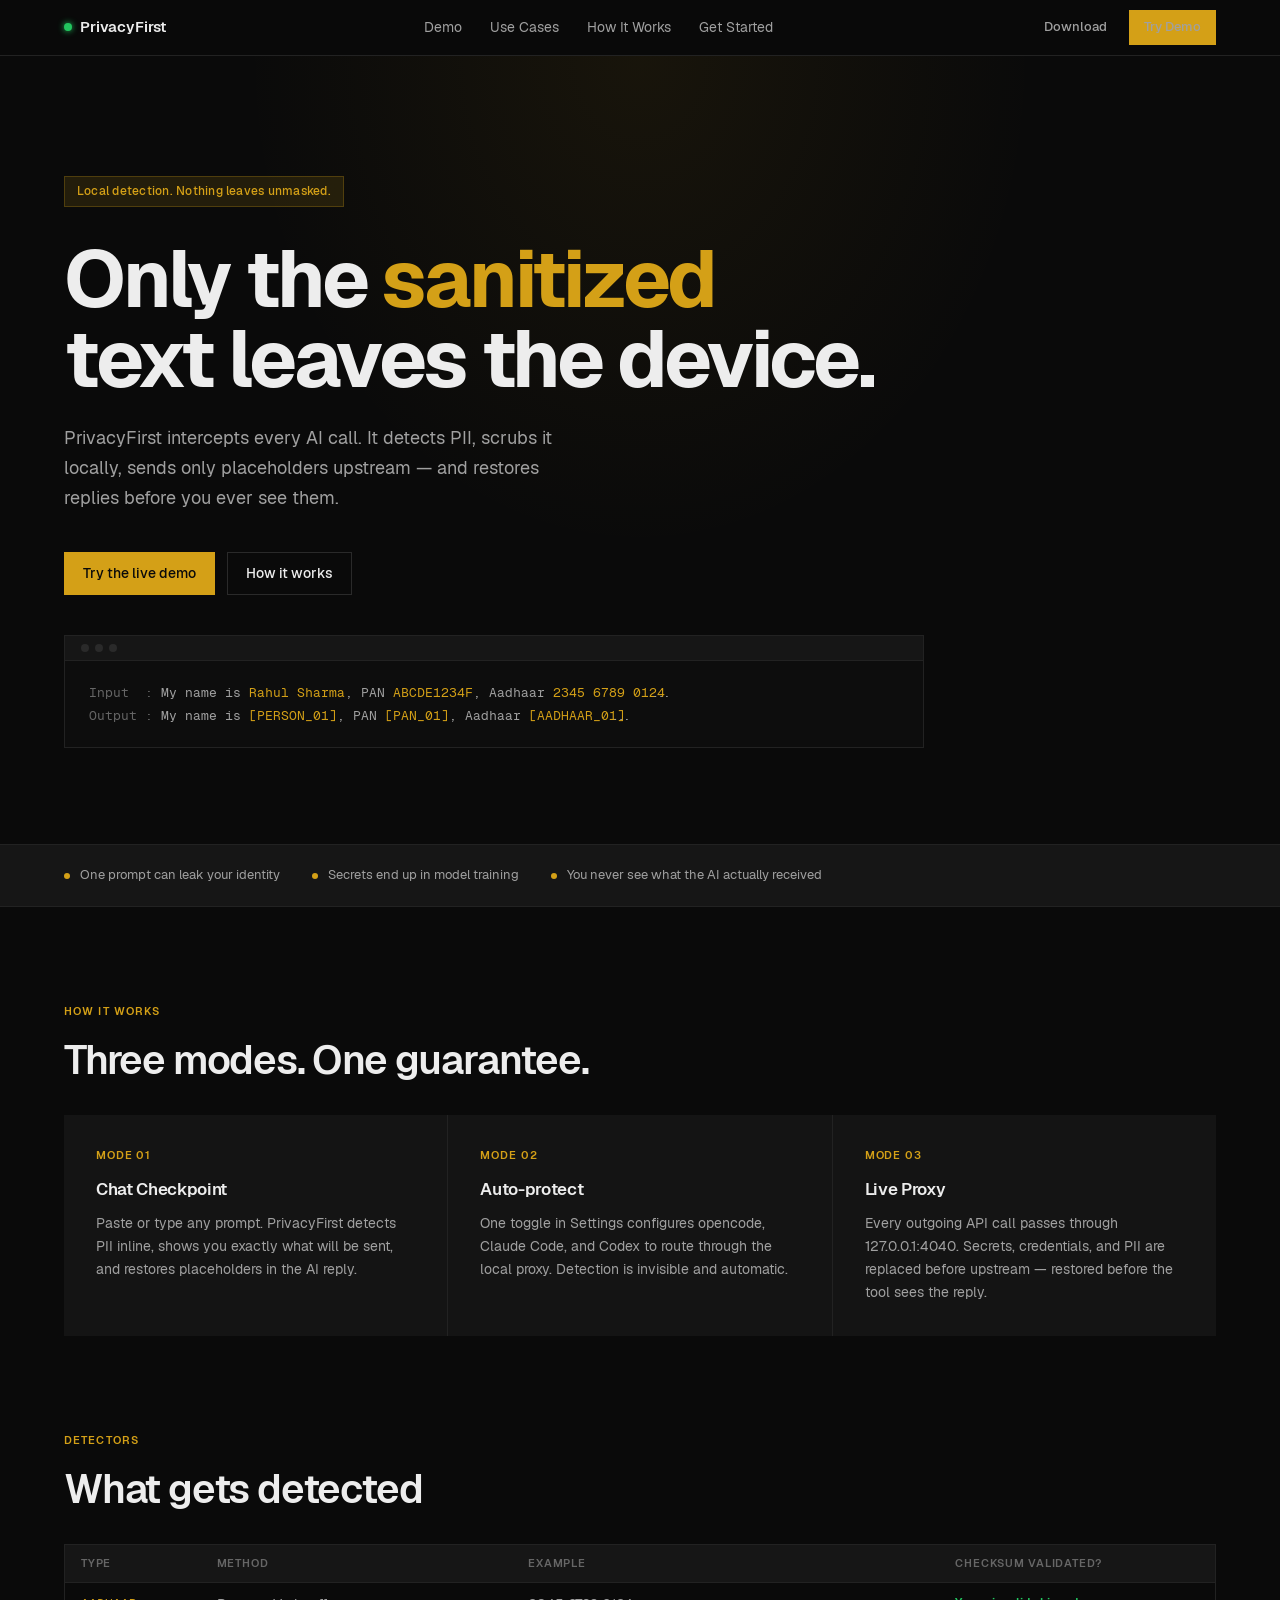
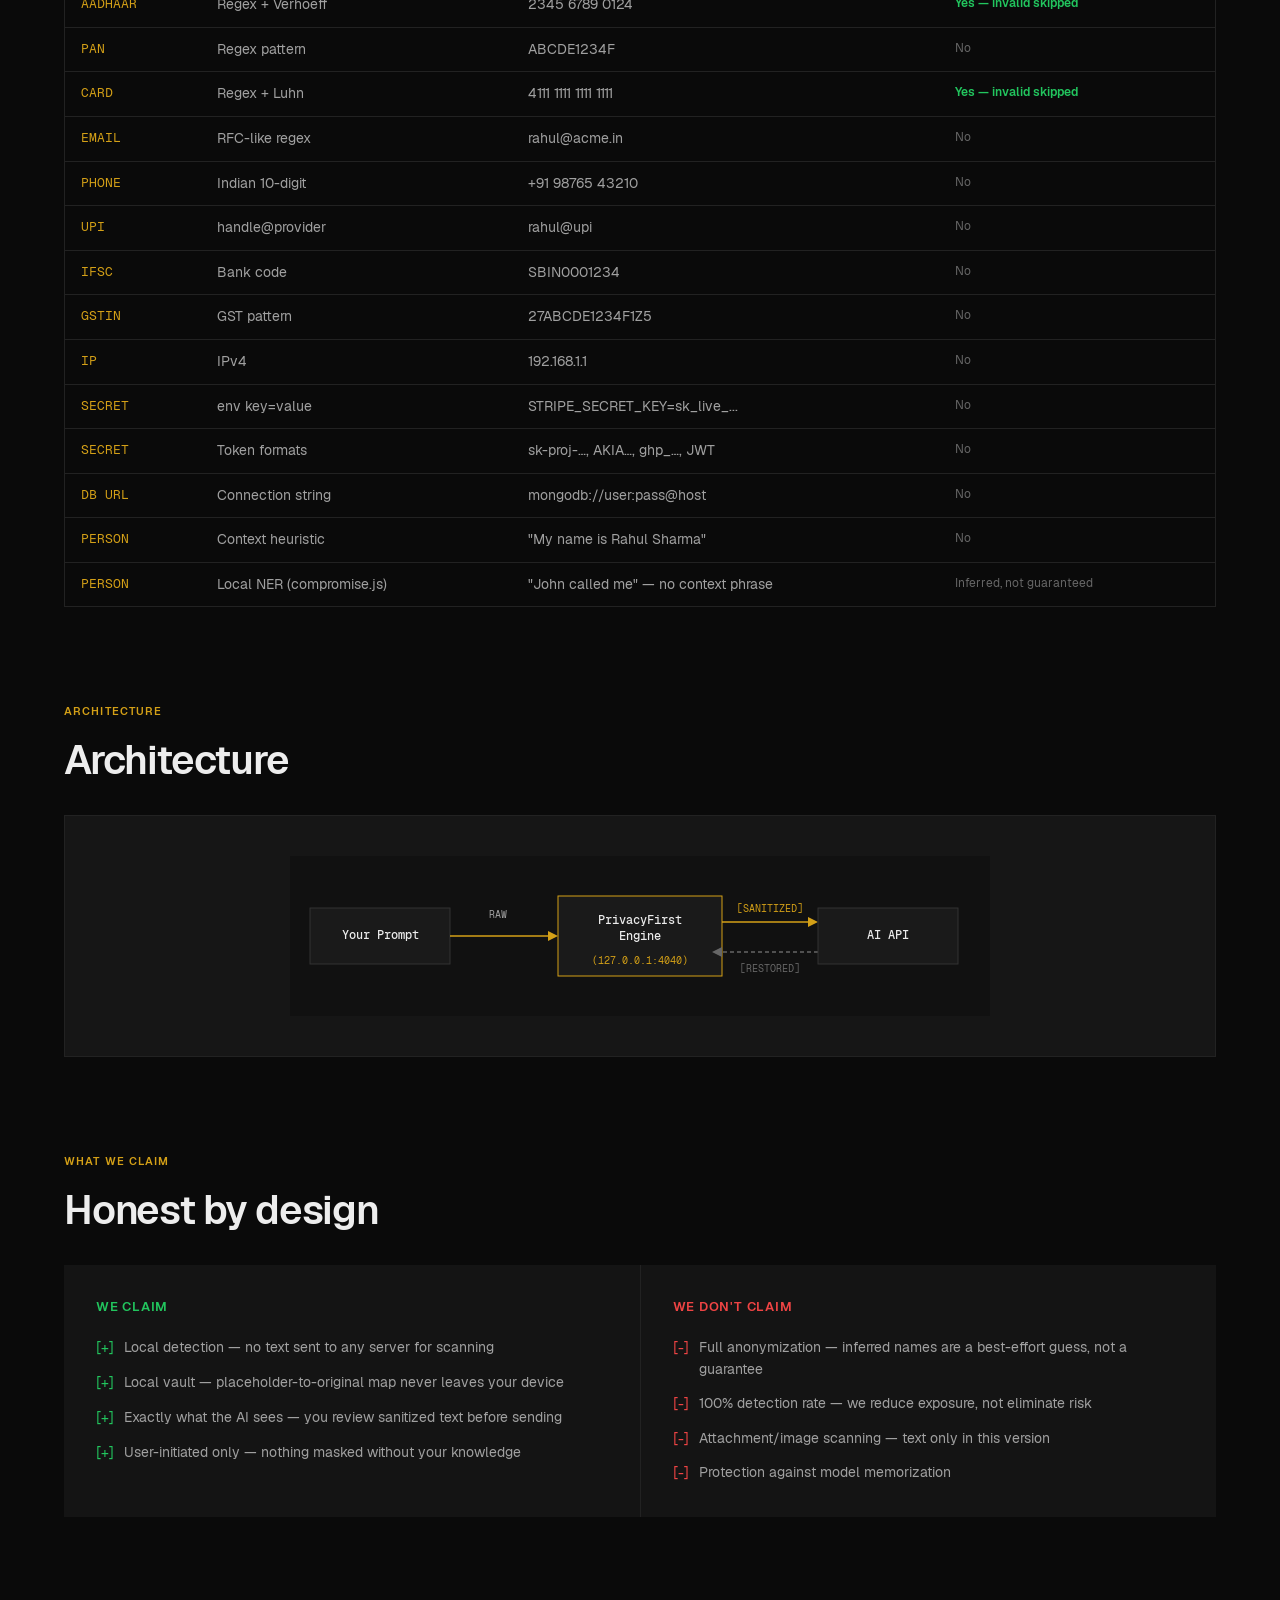
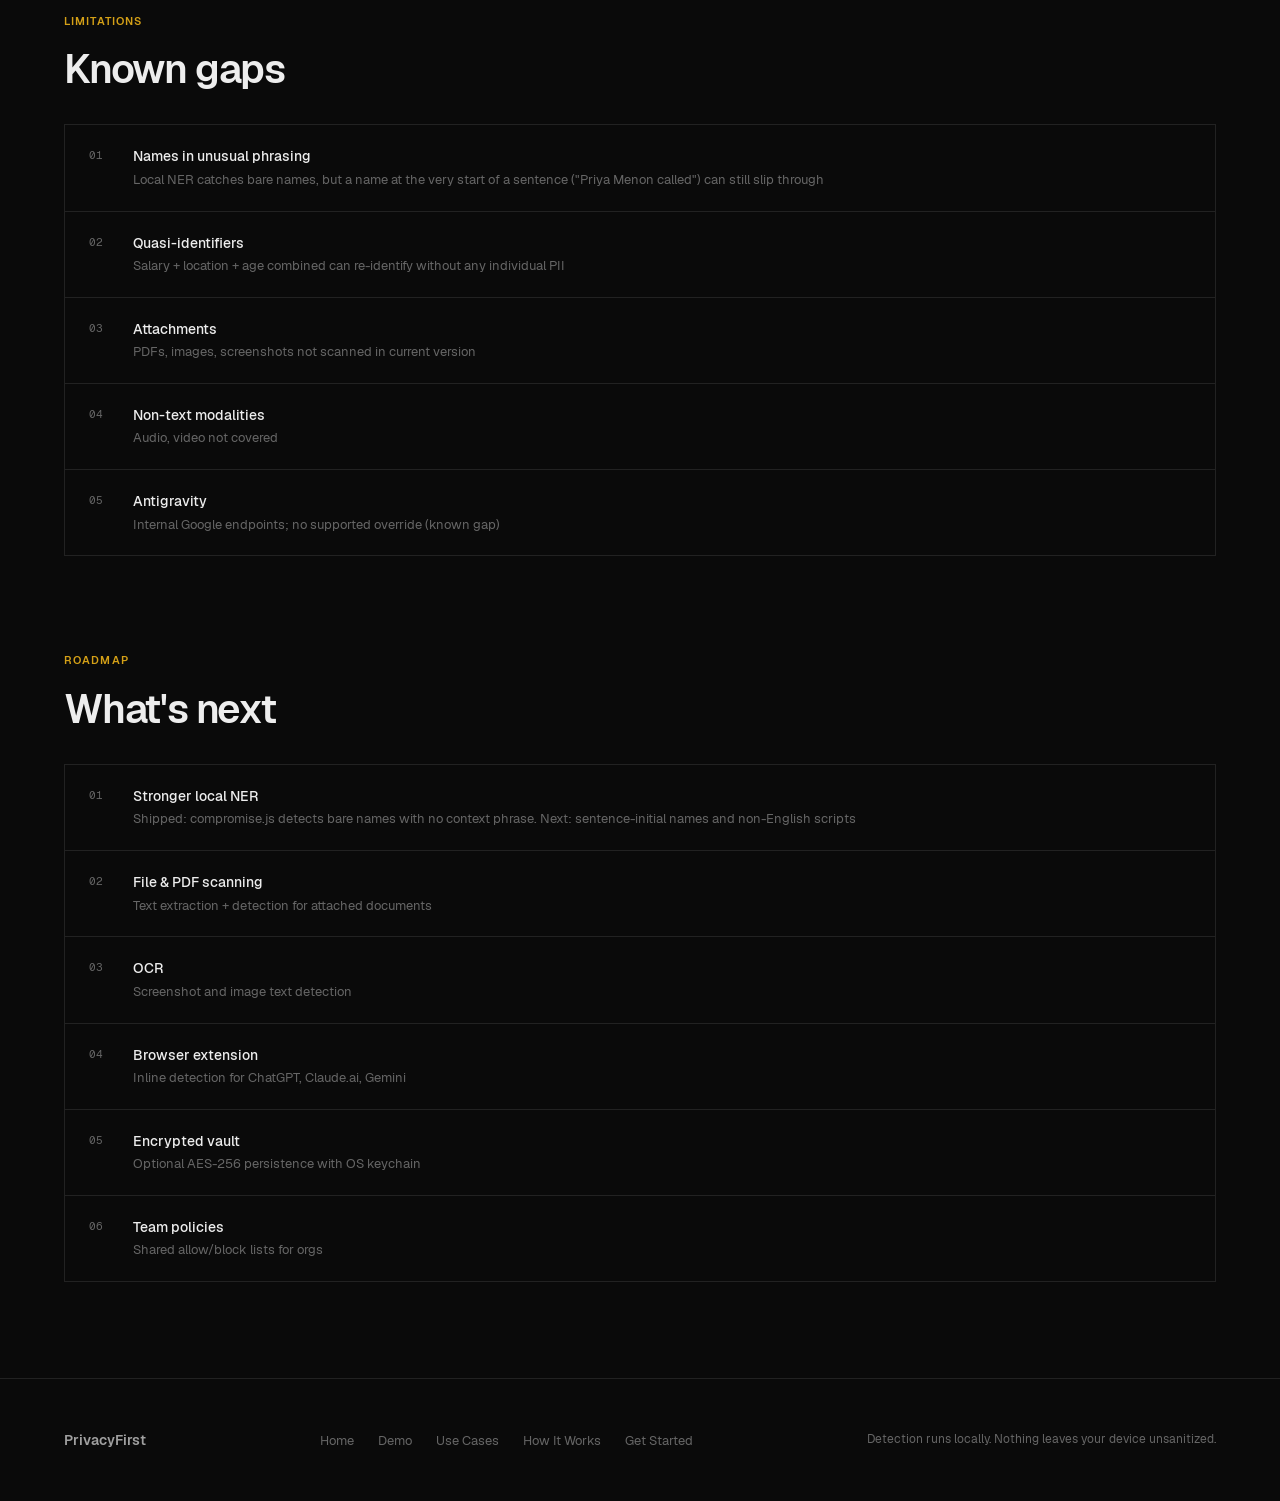
<file: index.html>
<!DOCTYPE html>
<html lang="en">
<head>
  <meta charset="UTF-8">
  <meta name="viewport" content="width=device-width, initial-scale=1.0">
  <title>PrivacyFirst — Local AI privacy, zero cloud exposure</title>
  <link rel="stylesheet" href="css/styles.css">
  <style>
    /* Page-specific overrides */
    .hero-terminal {
      margin-top: 40px;
      background: #0d0d0d;
      border: 1px solid var(--border);
      font-family: var(--mono);
      font-size: 13px;
      line-height: 1.8;
      overflow-x: auto;
    }
    .hero-terminal-bar {
      background: var(--bg-3);
      border-bottom: 1px solid var(--border);
      padding: 8px 16px;
      display: flex;
      align-items: center;
      gap: 6px;
    }
    .term-dot {
      width: 8px; height: 8px;
      border-radius: 50%;
      background: var(--border-l);
    }
    .hero-terminal-body {
      padding: 20px 24px;
      color: var(--text-2);
      white-space: pre;
    }
    .hero-terminal-body .lbl {
      color: var(--text-3);
    }
    .hero-terminal-body .hl {
      color: var(--amber);
    }

    /* Architecture SVG wrapper */
    .arch-diagram svg {
      width: 100%;
      max-width: 700px;
      height: auto;
    }

    /* Limitations section */
    .limitations-note {
      font-size: 12.5px;
      color: var(--text-3);
      margin-top: 4px;
    }

    /* Release note */
    .release-note {
      border: 1px solid rgba(212, 160, 23, 0.3);
      background: var(--amber-dim);
      padding: 12px 18px;
      font-size: 13px;
      color: var(--amber);
      margin-top: 16px;
    }
  </style>
</head>
<body>
  <div id="nav-placeholder"></div>

  <!-- ═══════════════════════════════════════════════════
       HERO
  ══════════════════════════════════════════════════════ -->
  <section class="hero">
    <div class="container">
      <div class="hero-inner">
        <div class="hero-badge">Local detection. Nothing leaves unmasked.</div>

        <h1 class="hero-title">
          Only the <em>sanitized</em><br>text leaves the device.
        </h1>

        <p class="hero-sub">
          PrivacyFirst intercepts every AI call. It detects PII, scrubs it locally, sends only placeholders upstream — and restores replies before you ever see them.
        </p>

        <div class="hero-actions">
          <a href="demo.html" class="btn btn-primary">Try the live demo</a>
          <a href="howitworks.html" class="btn btn-secondary">How it works</a>
        </div>

        <div class="hero-terminal">
          <div class="hero-terminal-bar">
            <span class="term-dot"></span>
            <span class="term-dot"></span>
            <span class="term-dot"></span>
          </div>
          <div class="hero-terminal-body"><span class="lbl">Input  :</span> My name is <span class="hl">Rahul Sharma</span>, PAN <span class="hl">ABCDE1234F</span>, Aadhaar <span class="hl">2345 6789 0124</span>...
<span class="lbl">Output :</span> My name is <span class="hl">[PERSON_01]</span>, PAN <span class="hl">[PAN_01]</span>, Aadhaar <span class="hl">[AADHAAR_01]</span>...</div>
        </div>
      </div>
    </div>
  </section>

  <!-- ═══════════════════════════════════════════════════
       PROBLEM STRIP
  ══════════════════════════════════════════════════════ -->
  <div class="problem-strip">
    <div class="container">
      <div class="problem-strip-inner">
        <div class="problem-item">
          <span class="problem-dot"></span>
          <span class="problem-text">One prompt can leak your identity</span>
        </div>
        <div class="problem-item">
          <span class="problem-dot"></span>
          <span class="problem-text">Secrets end up in model training</span>
        </div>
        <div class="problem-item">
          <span class="problem-dot"></span>
          <span class="problem-text">You never see what the AI actually received</span>
        </div>
      </div>
    </div>
  </div>

  <!-- ═══════════════════════════════════════════════════
       HOW IT WORKS
  ══════════════════════════════════════════════════════ -->
  <section class="section">
    <div class="container">
      <div class="section-label">How It Works</div>
      <h2 class="section-title">Three modes. One guarantee.</h2>

      <div class="bento bento-3 mt-32">
        <div class="bento-cell">
          <div class="card-label">Mode 01</div>
          <div class="card-title">Chat Checkpoint</div>
          <p class="card-body">Paste or type any prompt. PrivacyFirst detects PII inline, shows you exactly what will be sent, and restores placeholders in the AI reply.</p>
        </div>
        <div class="bento-cell">
          <div class="card-label">Mode 02</div>
          <div class="card-title">Auto-protect</div>
          <p class="card-body">One toggle in Settings configures opencode, Claude Code, and Codex to route through the local proxy. Detection is invisible and automatic.</p>
        </div>
        <div class="bento-cell">
          <div class="card-label">Mode 03</div>
          <div class="card-title">Live Proxy</div>
          <p class="card-body">Every outgoing API call passes through 127.0.0.1:4040. Secrets, credentials, and PII are replaced before upstream — restored before the tool sees the reply.</p>
        </div>
      </div>
    </div>
  </section>

  <!-- ═══════════════════════════════════════════════════
       DETECTOR TABLE
  ══════════════════════════════════════════════════════ -->
  <section class="section" style="padding-top: 0;">
    <div class="container">
      <div class="section-label">Detectors</div>
      <h2 class="section-title">What gets detected</h2>

      <div class="table-wrap mt-32">
        <table>
          <thead>
            <tr>
              <th>Type</th>
              <th>Method</th>
              <th>Example</th>
              <th>Checksum validated?</th>
            </tr>
          </thead>
          <tbody>
            <tr>
              <td class="td-type">AADHAAR</td>
              <td>Regex + Verhoeff</td>
              <td>2345 6789 0124</td>
              <td class="td-check">Yes — invalid skipped</td>
            </tr>
            <tr>
              <td class="td-type">PAN</td>
              <td>Regex pattern</td>
              <td>ABCDE1234F</td>
              <td class="td-no">No</td>
            </tr>
            <tr>
              <td class="td-type">CARD</td>
              <td>Regex + Luhn</td>
              <td>4111 1111 1111 1111</td>
              <td class="td-check">Yes — invalid skipped</td>
            </tr>
            <tr>
              <td class="td-type">EMAIL</td>
              <td>RFC-like regex</td>
              <td>rahul@acme.in</td>
              <td class="td-no">No</td>
            </tr>
            <tr>
              <td class="td-type">PHONE</td>
              <td>Indian 10-digit</td>
              <td>+91 98765 43210</td>
              <td class="td-no">No</td>
            </tr>
            <tr>
              <td class="td-type">UPI</td>
              <td>handle@provider</td>
              <td>rahul@upi</td>
              <td class="td-no">No</td>
            </tr>
            <tr>
              <td class="td-type">IFSC</td>
              <td>Bank code</td>
              <td>SBIN0001234</td>
              <td class="td-no">No</td>
            </tr>
            <tr>
              <td class="td-type">GSTIN</td>
              <td>GST pattern</td>
              <td>27ABCDE1234F1Z5</td>
              <td class="td-no">No</td>
            </tr>
            <tr>
              <td class="td-type">IP</td>
              <td>IPv4</td>
              <td>192.168.1.1</td>
              <td class="td-no">No</td>
            </tr>
            <tr>
              <td class="td-type">SECRET</td>
              <td>env key=value</td>
              <td>STRIPE_SECRET_KEY=sk_live_...</td>
              <td class="td-no">No</td>
            </tr>
            <tr>
              <td class="td-type">SECRET</td>
              <td>Token formats</td>
              <td>sk-proj-…, AKIA…, ghp_…, JWT</td>
              <td class="td-no">No</td>
            </tr>
            <tr>
              <td class="td-type">DB URL</td>
              <td>Connection string</td>
              <td>mongodb://user:pass@host</td>
              <td class="td-no">No</td>
            </tr>
            <tr>
              <td class="td-type">PERSON</td>
              <td>Context heuristic</td>
              <td>"My name is Rahul Sharma"</td>
              <td class="td-no">No</td>
            </tr>
            <tr>
              <td class="td-type">PERSON</td>
              <td>Local NER (compromise.js)</td>
              <td>"John called me" — no context phrase</td>
              <td class="td-no">Inferred, not guaranteed</td>
            </tr>
          </tbody>
        </table>
      </div>
    </div>
  </section>

  <!-- ═══════════════════════════════════════════════════
       ARCHITECTURE
  ══════════════════════════════════════════════════════ -->
  <section class="section" style="padding-top: 0;">
    <div class="container">
      <div class="section-label">Architecture</div>
      <h2 class="section-title">Architecture</h2>

      <div class="arch-diagram mt-32">
        <svg viewBox="0 0 700 160" xmlns="http://www.w3.org/2000/svg" role="img" aria-label="Architecture diagram showing data flow through PrivacyFirst">
          <!-- Background -->
          <rect width="700" height="160" fill="#111111"/>

          <!-- Node: Your Prompt -->
          <rect x="20" y="52" width="140" height="56" fill="#1a1a1a" stroke="#333" stroke-width="1"/>
          <text x="90" y="83" text-anchor="middle" fill="#ededed" font-family="'GeistMono', monospace" font-size="12" font-weight="500">Your Prompt</text>

          <!-- Arrow 1: Prompt -> Engine -->
          <line x1="160" y1="80" x2="258" y2="80" stroke="#d4a017" stroke-width="1.5"/>
          <polygon points="258,75 268,80 258,85" fill="#d4a017"/>

          <!-- Node: PrivacyFirst Engine -->
          <rect x="268" y="40" width="164" height="80" fill="#1a1a1a" stroke="#d4a017" stroke-width="1"/>
          <text x="350" y="68" text-anchor="middle" fill="#ededed" font-family="'GeistMono', monospace" font-size="12" font-weight="500">PrivacyFirst</text>
          <text x="350" y="84" text-anchor="middle" fill="#ededed" font-family="'GeistMono', monospace" font-size="12" font-weight="500">Engine</text>
          <text x="350" y="108" text-anchor="middle" fill="#d4a017" font-family="'GeistMono', monospace" font-size="10">(127.0.0.1:4040)</text>

          <!-- Label above arrow 1 -->
          <text x="208" y="62" text-anchor="middle" fill="#a0a0a0" font-family="'GeistMono', monospace" font-size="10">RAW</text>

          <!-- Arrow 2: Engine -> AI API (with SANITIZED label) -->
          <line x1="432" y1="66" x2="518" y2="66" stroke="#d4a017" stroke-width="1.5"/>
          <polygon points="518,61 528,66 518,71" fill="#d4a017"/>
          <text x="480" y="56" text-anchor="middle" fill="#d4a017" font-family="'GeistMono', monospace" font-size="10">[SANITIZED]</text>

          <!-- Arrow 3: AI API -> Engine (RESTORED, flows left) -->
          <line x1="528" y1="96" x2="432" y2="96" stroke="#666" stroke-width="1.5" stroke-dasharray="4,3"/>
          <polygon points="432,91 422,96 432,101" fill="#666"/>
          <text x="480" y="116" text-anchor="middle" fill="#666666" font-family="'GeistMono', monospace" font-size="10">[RESTORED]</text>

          <!-- Node: AI API -->
          <rect x="528" y="52" width="140" height="56" fill="#1a1a1a" stroke="#333" stroke-width="1"/>
          <text x="598" y="83" text-anchor="middle" fill="#ededed" font-family="'GeistMono', monospace" font-size="12" font-weight="500">AI API</text>
        </svg>
      </div>
    </div>
  </section>

  <!-- ═══════════════════════════════════════════════════
       HONESTY SECTION
  ══════════════════════════════════════════════════════ -->
  <section class="section" style="padding-top: 0;">
    <div class="container">
      <div class="section-label">What We Claim</div>
      <h2 class="section-title">Honest by design</h2>

      <div class="claim-grid mt-32">
        <div class="claim-col yes">
          <div class="claim-col-title">We claim</div>
          <ul class="claim-list">
            <li>
              <span class="claim-icon">[+]</span>
              <span>Local detection — no text sent to any server for scanning</span>
            </li>
            <li>
              <span class="claim-icon">[+]</span>
              <span>Local vault — placeholder-to-original map never leaves your device</span>
            </li>
            <li>
              <span class="claim-icon">[+]</span>
              <span>Exactly what the AI sees — you review sanitized text before sending</span>
            </li>
            <li>
              <span class="claim-icon">[+]</span>
              <span>User-initiated only — nothing masked without your knowledge</span>
            </li>
          </ul>
        </div>
        <div class="claim-col no">
          <div class="claim-col-title">We don't claim</div>
          <ul class="claim-list">
            <li>
              <span class="claim-icon">[-]</span>
              <span>Full anonymization — inferred names are a best-effort guess, not a guarantee</span>
            </li>
            <li>
              <span class="claim-icon">[-]</span>
              <span>100% detection rate — we reduce exposure, not eliminate risk</span>
            </li>
            <li>
              <span class="claim-icon">[-]</span>
              <span>Attachment/image scanning — text only in this version</span>
            </li>
            <li>
              <span class="claim-icon">[-]</span>
              <span>Protection against model memorization</span>
            </li>
          </ul>
        </div>
      </div>
    </div>
  </section>

  <!-- ═══════════════════════════════════════════════════
       LIMITATIONS
  ══════════════════════════════════════════════════════ -->
  <section class="section" style="padding-top: 0;">
    <div class="container">
      <div class="section-label">Limitations</div>
      <h2 class="section-title">Known gaps</h2>

      <div class="roadmap-list mt-32">
        <div class="roadmap-item">
          <div class="roadmap-num">01</div>
          <div class="roadmap-content">
            <div class="roadmap-title">Names in unusual phrasing</div>
            <div class="roadmap-desc">Local NER catches bare names, but a name at the very start of a sentence ("Priya Menon called") can still slip through</div>
          </div>
        </div>
        <div class="roadmap-item">
          <div class="roadmap-num">02</div>
          <div class="roadmap-content">
            <div class="roadmap-title">Quasi-identifiers</div>
            <div class="roadmap-desc">Salary + location + age combined can re-identify without any individual PII</div>
          </div>
        </div>
        <div class="roadmap-item">
          <div class="roadmap-num">03</div>
          <div class="roadmap-content">
            <div class="roadmap-title">Attachments</div>
            <div class="roadmap-desc">PDFs, images, screenshots not scanned in current version</div>
          </div>
        </div>
        <div class="roadmap-item">
          <div class="roadmap-num">04</div>
          <div class="roadmap-content">
            <div class="roadmap-title">Non-text modalities</div>
            <div class="roadmap-desc">Audio, video not covered</div>
          </div>
        </div>
        <div class="roadmap-item">
          <div class="roadmap-num">05</div>
          <div class="roadmap-content">
            <div class="roadmap-title">Antigravity</div>
            <div class="roadmap-desc">Internal Google endpoints; no supported override (known gap)</div>
          </div>
        </div>
      </div>
    </div>
  </section>

  <!-- ═══════════════════════════════════════════════════
       ROADMAP
  ══════════════════════════════════════════════════════ -->
  <section class="section" style="padding-top: 0;">
    <div class="container">
      <div class="section-label">Roadmap</div>
      <h2 class="section-title">What's next</h2>

      <div class="roadmap-list mt-32">
        <div class="roadmap-item">
          <div class="roadmap-num">01</div>
          <div class="roadmap-content">
            <div class="roadmap-title">Stronger local NER</div>
            <div class="roadmap-desc">Shipped: compromise.js detects bare names with no context phrase. Next: sentence-initial names and non-English scripts</div>
          </div>
        </div>
        <div class="roadmap-item">
          <div class="roadmap-num">02</div>
          <div class="roadmap-content">
            <div class="roadmap-title">File & PDF scanning</div>
            <div class="roadmap-desc">Text extraction + detection for attached documents</div>
          </div>
        </div>
        <div class="roadmap-item">
          <div class="roadmap-num">03</div>
          <div class="roadmap-content">
            <div class="roadmap-title">OCR</div>
            <div class="roadmap-desc">Screenshot and image text detection</div>
          </div>
        </div>
        <div class="roadmap-item">
          <div class="roadmap-num">04</div>
          <div class="roadmap-content">
            <div class="roadmap-title">Browser extension</div>
            <div class="roadmap-desc">Inline detection for ChatGPT, Claude.ai, Gemini</div>
          </div>
        </div>
        <div class="roadmap-item">
          <div class="roadmap-num">05</div>
          <div class="roadmap-content">
            <div class="roadmap-title">Encrypted vault</div>
            <div class="roadmap-desc">Optional AES-256 persistence with OS keychain</div>
          </div>
        </div>
        <div class="roadmap-item">
          <div class="roadmap-num">06</div>
          <div class="roadmap-content">
            <div class="roadmap-title">Team policies</div>
            <div class="roadmap-desc">Shared allow/block lists for orgs</div>
          </div>
        </div>
      </div>
    </div>
  </section>

  <div id="footer-placeholder"></div>
  <script src="js/components.js"></script>
</body>
</html>
</file>
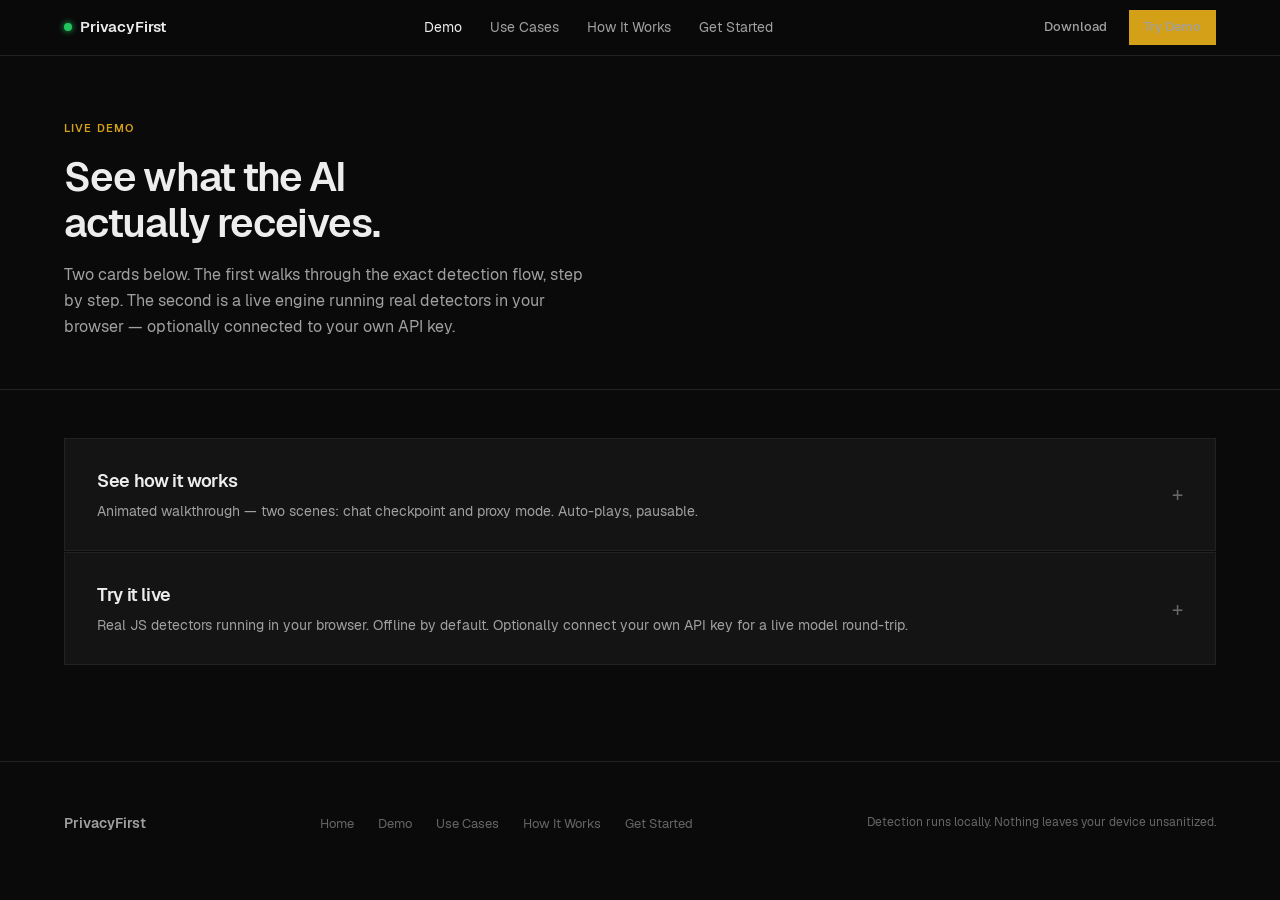
<file: demo.html>
<!DOCTYPE html>
<html lang="en">
<head>
  <meta charset="UTF-8">
  <meta name="viewport" content="width=device-width, initial-scale=1.0">
  <title>Live Demo — PrivacyFirst</title>
  <link rel="stylesheet" href="css/styles.css">
  <style>
    /* ── Demo-page specific ── */
    .demo-page-hero {
      padding: 64px 0 48px;
      border-bottom: 1px solid var(--border);
    }

    /* ── Expandable demo cards ── */
    .demo-cards {
      padding: 48px 0 96px;
    }

    .demo-cards > .container {
      display: flex;
      flex-direction: column;
      gap: 1px;
    }

    /* ── Walkthrough ── */
    .walk-scene-title {
      font-size: 13px;
      font-weight: 600;
      letter-spacing: 0.06em;
      text-transform: uppercase;
      color: var(--amber);
      margin-bottom: 20px;
    }

    .walk-panel-grid {
      display: grid;
      grid-template-columns: 1fr 1fr;
      gap: 1px;
      background: var(--border);
      margin-bottom: 20px;
    }

    .walk-panel {
      background: var(--bg-card);
      padding: 20px;
    }

    .walk-panel-label {
      font-size: 11px;
      font-weight: 600;
      letter-spacing: 0.07em;
      text-transform: uppercase;
      margin-bottom: 12px;
    }

    .walk-panel-label.before { color: var(--text-3); }
    .walk-panel-label.after  { color: var(--amber); }

    .walk-text {
      font-family: var(--mono);
      font-size: 12.5px;
      line-height: 1.75;
      color: var(--text-2);
      white-space: pre-wrap;
    }

    .walk-text .masked { color: var(--amber); font-weight: 500; }
    .walk-text .restored { color: var(--green); font-weight: 500; }
    .walk-text .comment { color: var(--text-3); }

    .walk-findings {
      border: 1px solid var(--border);
      margin-bottom: 20px;
    }

    .walk-finding-row {
      display: grid;
      grid-template-columns: 110px 1fr 140px 70px;
      padding: 9px 14px;
      border-bottom: 1px solid var(--border);
      font-size: 12.5px;
      gap: 12px;
      align-items: center;
    }

    .walk-finding-row:last-child { border-bottom: none; }

    .walk-finding-row.header {
      background: var(--bg-3);
      font-size: 11px;
      font-weight: 600;
      letter-spacing: 0.06em;
      text-transform: uppercase;
      color: var(--text-3);
    }

    @keyframes row-in {
      from { opacity: 0; transform: translateY(4px); }
      to   { opacity: 1; transform: translateY(0); }
    }

    .walk-finding-row.animate-in {
      animation: row-in 200ms ease forwards;
    }

    .walk-status-bar {
      background: var(--bg-3);
      border: 1px solid var(--border);
      padding: 10px 16px;
      font-family: var(--mono);
      font-size: 12px;
      color: var(--text-2);
      margin-bottom: 20px;
    }

    .walk-status-bar .ok { color: var(--green); }
    .walk-status-bar .warn { color: var(--amber); }

    /* ── Scene progress ── */
    .walk-progress {
      display: flex;
      gap: 4px;
      margin-bottom: 24px;
    }

    .walk-step-pill {
      flex: 1;
      height: 3px;
      background: var(--border-l);
      cursor: pointer;
      transition: background 300ms;
    }

    .walk-step-pill.done  { background: var(--green); }
    .walk-step-pill.active { background: var(--amber); }

    /* ── Scene label ── */
    .walk-scene-label {
      font-size: 12px;
      color: var(--text-3);
      margin-bottom: 8px;
    }

    /* ── Live engine ── */
    .live-inner {
      padding: 32px;
    }

    .live-section-title {
      font-size: 14px;
      font-weight: 600;
      color: var(--text);
      margin-bottom: 8px;
    }

    .findings-empty {
      padding: 20px;
      text-align: center;
      font-size: 13px;
      color: var(--text-3);
    }

    .findings-summary {
      font-family: var(--mono);
      font-size: 11.5px;
      color: var(--text-3);
    }

    .summary-inferred {
      color: var(--text-3);
      border-left: 1px solid var(--border-l);
      padding-left: 8px;
    }

    /* ── BYO key panel ── */
    .byo-panel {
      margin-top: 32px;
      border-top: 1px solid var(--border);
      padding-top: 24px;
    }

    .byo-grid {
      display: grid;
      grid-template-columns: 160px 1fr 120px;
      gap: 8px;
      margin-bottom: 8px;
    }

    .model-input {
      background: var(--bg-3);
      border: 1px solid var(--border);
      color: var(--text);
      font-family: var(--font);
      font-size: 13px;
      padding: 9px 12px;
      outline: none;
      transition: border-color var(--transition);
      border-radius: 0;
      width: 100%;
    }

    .model-input:focus { border-color: var(--amber); }

    .cors-note {
      font-size: 11.5px;
      color: var(--text-3);
      margin-top: 6px;
      line-height: 1.5;
    }

    .ai-reply-panel {
      margin-top: 16px;
      border: 1px solid var(--border);
    }

    .ai-reply-header {
      padding: 9px 14px;
      background: var(--bg-3);
      border-bottom: 1px solid var(--border);
      display: flex;
      align-items: center;
      justify-content: space-between;
    }

    .ai-reply-label {
      font-size: 11px;
      font-weight: 600;
      letter-spacing: 0.06em;
      text-transform: uppercase;
      color: var(--text-3);
    }

    .ai-reply-body {
      padding: 16px 18px;
      font-family: var(--mono);
      font-size: 13px;
      line-height: 1.75;
      color: var(--text-2);
      white-space: pre-wrap;
      min-height: 80px;
    }

    .ai-reply-body .masked { color: var(--amber); }
    .ai-reply-body .restored { color: var(--green); }

    @media (max-width: 640px) {
      .walk-panel-grid { grid-template-columns: 1fr; }
      .walk-finding-row { grid-template-columns: 80px 1fr 100px 50px; }
      .byo-grid { grid-template-columns: 1fr; }
    }
  </style>
</head>
<body>
  <div id="nav-placeholder"></div>

  <!-- Hero -->
  <section class="demo-page-hero">
    <div class="container">
      <p class="section-label">LIVE DEMO</p>
      <h1 class="section-title" style="max-width:600px;">
        See what the AI<br>actually receives.
      </h1>
      <p class="section-sub">
        Two cards below. The first walks through the exact detection flow,
        step by step. The second is a live engine running real detectors
        in your browser &mdash; optionally connected to your own API key.
      </p>
    </div>
  </section>

  <!-- Two expandable cards -->
  <section class="demo-cards">
    <div class="container" data-expand-group="demo">

      <!-- Card 1: Animated walkthrough -->
      <div class="expand-card" id="card-walk">
        <div class="expand-header">
          <div>
            <div class="expand-title">See how it works</div>
            <div class="expand-desc">
              Animated walkthrough &mdash; two scenes: chat checkpoint and proxy mode.
              Auto-plays, pausable.
            </div>
          </div>
          <span class="expand-arrow" aria-hidden="true">+</span>
        </div>
        <div class="expand-body" id="walk-body">

          <!-- Scene picker pills -->
          <div style="padding: 24px 32px 0;">
            <div class="walk-progress" id="walk-progress">
              <!-- filled by JS -->
            </div>
            <div id="walk-scene-label" class="walk-scene-label">Scene 1 of 2</div>
          </div>

          <!-- Controls -->
          <div class="walk-controls">
            <button class="btn btn-secondary btn-sm" id="walk-prev">Prev</button>
            <button class="btn btn-secondary btn-sm" id="walk-pause">Pause</button>
            <button class="btn btn-secondary btn-sm" id="walk-next">Next</button>
            <div style="flex:1"></div>
            <div class="toggle-group" id="walk-toggle">
              <button class="toggle-btn active" data-view="sanitized">As AI saw it</button>
              <button class="toggle-btn" data-view="restored">Restored</button>
            </div>
          </div>

          <!-- Scene A: Chat checkpoint -->
          <div class="walk-scene active" id="scene-chat" data-scene="0">
            <p class="walk-scene-title">Scene 1 &mdash; Chat Checkpoint</p>

            <!-- Step 1: Original prompt -->
            <div id="ws-c1">
              <p class="walk-panel-label before mb-8">Original prompt</p>
              <div class="code-block" style="margin-bottom:16px;">My name is Rahul Sharma, PAN ABCDE1234F, Aadhaar 2345 6789 0124,
email rahul@acme.in. My salary is 18,00,000 INR.
Help me calculate my tax liability under the new regime.</div>
            </div>

            <!-- Step 2: Findings -->
            <div id="ws-c2" class="hidden">
              <p class="walk-panel-label before mb-8">Detection results</p>
              <div class="walk-findings">
                <div class="walk-finding-row header">
                  <span>Type</span><span>Original</span><span>Placeholder</span><span>Action</span>
                </div>
                <div class="walk-finding-row animate-in" style="animation-delay:0ms">
                  <span class="td-type">PERSON</span>
                  <span class="text-mono text-sm">Rahul Sharma</span>
                  <span class="text-mono text-sm text-green">[PERSON_01]</span>
                  <span class="demo-finding-action mask">MASK</span>
                </div>
                <div class="walk-finding-row animate-in" style="animation-delay:120ms">
                  <span class="td-type">PAN</span>
                  <span class="text-mono text-sm">ABCDE1234F</span>
                  <span class="text-mono text-sm text-green">[PAN_01]</span>
                  <span class="demo-finding-action mask">MASK</span>
                </div>
                <div class="walk-finding-row animate-in" style="animation-delay:240ms">
                  <span class="td-type">AADHAAR</span>
                  <span class="text-mono text-sm">2345 6789 0124</span>
                  <span class="text-mono text-sm text-green">[AADHAAR_01]</span>
                  <span class="demo-finding-action mask">MASK</span>
                </div>
                <div class="walk-finding-row animate-in" style="animation-delay:360ms">
                  <span class="td-type">EMAIL</span>
                  <span class="text-mono text-sm">rahul@acme.in</span>
                  <span class="text-mono text-sm text-green">[EMAIL_01]</span>
                  <span class="demo-finding-action mask">MASK</span>
                </div>
              </div>
              <div class="walk-status-bar">
                <span class="warn">4 items masked</span> &nbsp;&middot;&nbsp;
                Amounts (18,00,000 INR) kept &nbsp;&middot;&nbsp;
                Aadhaar checksum <span class="ok">VALID</span>
              </div>
            </div>

            <!-- Step 3: Sanitized + toggle -->
            <div id="ws-c3" class="hidden">
              <p class="walk-panel-label after mb-8">What the AI receives</p>
              <div class="walk-panel-grid">
                <div class="walk-panel">
                  <div class="walk-panel-label before">Original</div>
                  <div class="walk-text">My name is Rahul Sharma, PAN ABCDE1234F, Aadhaar 2345 6789 0124, email rahul@acme.in. My salary is 18,00,000 INR. Help me calculate my tax liability under the new regime.</div>
                </div>
                <div class="walk-panel">
                  <div class="walk-panel-label after">Sanitized (sent)</div>
                  <div class="walk-text" id="ws-c3-preview">My name is <span class="masked">[PERSON_01]</span>, PAN <span class="masked">[PAN_01]</span>, Aadhaar <span class="masked">[AADHAAR_01]</span>, email <span class="masked">[EMAIL_01]</span>. My salary is 18,00,000 INR. Help me calculate my tax liability under the new regime.</div>
                </div>
              </div>
            </div>

            <!-- Step 4: AI reply + restore -->
            <div id="ws-c4" class="hidden">
              <p class="walk-panel-label after mb-8">AI reply &mdash; before restore</p>
              <div class="code-block" style="margin-bottom:16px;" id="ws-c4-reply">Hi <span class="hl">[PERSON_01]</span>, based on your PAN <span class="hl">[PAN_01]</span> and Aadhaar <span class="hl">[AADHAAR_01]</span>, here's your tax calculation for FY 2024-25 under the new regime for a salary of 18,00,000 INR...</div>
              <p class="walk-panel-label before mt-16 mb-8">After restore (what you see)</p>
              <div class="code-block" id="ws-c4-restored">Hi <span class="ok">Rahul Sharma</span>, based on your PAN <span class="ok">ABCDE1234F</span> and Aadhaar <span class="ok">2345 6789 0124</span>, here's your tax calculation for FY 2024-25 under the new regime for a salary of 18,00,000 INR...</div>
            </div>
          </div>

          <!-- Scene B: Proxy -->
          <div class="walk-scene" id="scene-proxy" data-scene="1">
            <p class="walk-scene-title">Scene 2 &mdash; Proxy Mode (opencode + .env)</p>

            <div id="ws-p1">
              <p class="walk-panel-label before mb-8">Agent reads .env &mdash; original request body</p>
              <div class="code-block">POST /v1/messages  &rarr;  api.anthropic.com
<span class="dim">{
  "messages": [{
    "role": "user",
    "content": "Read my .env:\nDATABASE_URL=postgres://admin:p@ssw0rd@prod.db.internal:5432/app\nOPENAI_API_KEY=sk-proj-abc123xyz..."
  }]
}</span></div>
            </div>

            <div id="ws-p2" class="hidden">
              <p class="walk-panel-label after mt-16 mb-8">After proxy intercept &mdash; sanitized body</p>
              <div class="code-block">POST /v1/messages  &rarr;  api.anthropic.com
<span class="dim">{
  "messages": [{
    "role": "user",
    "content": "Read my .env:\nDATABASE_URL=<span class="hl">[SECRET_01]</span>\nOPENAI_API_KEY=<span class="hl">[SECRET_02]</span>"
  }]
}</span></div>
              <div class="walk-status-bar mt-16">
                <span class="ok">14:02:11</span> &nbsp;&rarr;&nbsp;
                /v1/messages &nbsp;&middot;&nbsp;
                opencode &nbsp;&middot;&nbsp;
                <span class="warn">2 SECRET masked</span> &nbsp;&middot;&nbsp;
                0 raw bytes of secrets sent
              </div>
            </div>

            <div id="ws-p3" class="hidden">
              <p class="walk-panel-label before mt-16 mb-8">Model reply (AI sees placeholders)</p>
              <div class="code-block"><span class="dim">I see DATABASE_URL is set to <span class="hl">[SECRET_01]</span>.
To connect: use the value stored in your vault.
OPENAI_API_KEY (<span class="hl">[SECRET_02]</span>) looks like a project key.</span></div>
              <p class="walk-panel-label after mt-16 mb-8">After restore (tool sees real values)</p>
              <div class="code-block"><span class="dim">I see DATABASE_URL is set to <span class="ok">postgres://admin:p@ssw0rd@prod.db.internal:5432/app</span>.
To connect: use the value stored in your vault.
OPENAI_API_KEY (<span class="ok">sk-proj-abc123xyz...</span>) looks like a project key.</span></div>
            </div>

            <div id="ws-p4" class="hidden">
              <p class="walk-panel-label before mt-16 mb-8">PASSTHROUGH mode &mdash; red warning</p>
              <div class="code-block warn" style="border-color: var(--red); background: rgba(239,68,68,0.05);">RAW MODE &mdash; NOTHING IS BEING MASKED
All bytes forwarded unchanged to upstream.
Switch to SANITIZE to re-enable protection.</div>
            </div>
          </div>

        </div>
      </div>

      <!-- Card 2: Live engine -->
      <div class="expand-card" id="card-live">
        <div class="expand-header">
          <div>
            <div class="expand-title">Try it live</div>
            <div class="expand-desc">
              Real JS detectors running in your browser. Offline by default.
              Optionally connect your own API key for a live model round-trip.
            </div>
          </div>
          <span class="expand-arrow" aria-hidden="true">+</span>
        </div>
        <div class="expand-body">
          <div class="live-inner">

            <!-- Input -->
            <div class="live-section-title">Input text</div>
            <div class="demo-toolbar" style="margin-bottom:10px;">
              <span style="font-size:12px;color:var(--text-3);">Presets:</span>
              <button class="demo-preset" data-preset="tax">Tax prompt</button>
              <button class="demo-preset" data-preset="env">Secrets / .env</button>
              <button class="demo-preset" data-preset="support">Customer support</button>
              <button class="demo-preset" data-preset="ner">Names, no context</button>
              <button class="demo-preset" data-preset="aadhaar-invalid">Invalid Aadhaar</button>
            </div>
            <textarea
              class="demo-textarea"
              id="live-input"
              placeholder="Paste any text here, or choose a preset above..."
              rows="6"
            ></textarea>
            <div class="demo-toolbar">
              <button class="btn btn-primary" id="live-sanitize-btn">Sanitize</button>
              <button class="btn btn-secondary" id="live-clear-btn">Clear</button>
              <label class="ner-toggle" title="Local NER (compromise.js) finds bare names with no context phrase, e.g. &quot;John called me&quot;. Runs entirely in this browser.">
                <input type="checkbox" id="ner-enabled" checked>
                <span>Local NER</span>
              </label>
              <span id="live-scanning" class="scanning hidden">
                <span class="scanning-dot"></span>
                <span class="scanning-dot"></span>
                <span class="scanning-dot"></span>
                Scanning...
              </span>
            </div>

            <!-- Findings -->
            <div id="live-findings-wrap" class="mt-16 hidden">
              <div style="display:flex;align-items:baseline;justify-content:space-between;gap:16px;margin-bottom:8px;">
                <div class="live-section-title">Detection results</div>
                <div class="findings-summary" id="live-findings-summary"></div>
              </div>
              <div class="demo-findings" id="live-findings-table">
                <div class="demo-finding-row header">
                  <span>Type</span>
                  <span>Original</span>
                  <span>Placeholder</span>
                  <span>Action</span>
                </div>
              </div>
            </div>

            <div id="live-no-findings" class="hidden">
              <div class="findings-empty">No PII detected in this text.</div>
            </div>

            <!-- Preview -->
            <div id="live-preview-wrap" class="mt-16 hidden">
              <div style="display:flex;align-items:center;justify-content:space-between;margin-bottom:8px;">
                <div class="live-section-title">Sanitized preview</div>
                <div class="toggle-group" id="live-preview-toggle">
                  <button class="toggle-btn active" data-pview="sanitized">Sanitized</button>
                  <button class="toggle-btn" data-pview="original">Original</button>
                </div>
              </div>
              <div class="demo-preview" id="live-preview"></div>
            </div>

            <!-- BYO key -->
            <div class="byo-panel" id="byo-section">
              <div class="live-section-title">Optional &mdash; Send to a real model</div>
              <div class="key-warning">
                Your API key goes directly from this browser to your chosen provider.
                It is never sent to any PrivacyFirst server. Key is held in browser memory only
                &mdash; never localStorage, never a cookie. Close this tab to clear it.
              </div>
              <div class="byo-grid">
                <select class="provider-select" id="byo-provider">
                  <option value="">Provider</option>
                  <option value="openai">OpenAI</option>
                  <option value="anthropic">Anthropic</option>
                  <option value="gemini">Gemini</option>
                  <option value="ollama">Ollama (local)</option>
                  <option value="custom">Custom endpoint</option>
                </select>
                <input
                  type="password"
                  class="key-input"
                  id="byo-key"
                  placeholder="API key (optional)"
                  autocomplete="off"
                >
                <button class="btn btn-secondary" id="byo-send-btn">Send sanitized</button>
              </div>
              <div id="byo-model-row" class="hidden" style="margin-bottom:8px;">
                <input type="text" class="model-input" id="byo-model" placeholder="Model (e.g. gpt-4o, claude-opus-4-5)" value="">
              </div>
              <div id="byo-custom-row" class="hidden" style="margin-bottom:8px;">
                <input type="text" class="model-input" id="byo-endpoint" placeholder="Endpoint URL (e.g. http://localhost:11434/v1)">
              </div>
              <div id="byo-cors-note" class="cors-note hidden"></div>

              <!-- AI reply -->
              <div class="ai-reply-panel hidden" id="byo-reply-panel">
                <div class="ai-reply-header">
                  <span class="ai-reply-label">AI reply</span>
                  <div class="toggle-group" id="byo-reply-toggle">
                    <button class="toggle-btn active" data-rview="restored">Restored</button>
                    <button class="toggle-btn" data-rview="raw">As AI saw it</button>
                  </div>
                </div>
                <div class="ai-reply-body" id="byo-reply-body"></div>
              </div>
            </div>

          </div>
        </div>
      </div>

    </div>
  </section>

  <div id="footer-placeholder"></div>
  <script src="js/vendor/compromise.js"></script>
  <script src="js/ner.js"></script>
  <script src="js/components.js"></script>
  <script src="js/engine.js"></script>
  <script>
  (function () {
    'use strict';

    // ── Global vault for this demo session ────────────────────────────────
    const vault = new PFEngine.Vault();

    // ── Presets ───────────────────────────────────────────────────────────
    const PRESETS = {
      tax: `My name is Rahul Sharma, PAN ABCDE1234F, Aadhaar 2345 6789 0124, email rahul@acme.in. My salary is 18,00,000 INR. Help me calculate my tax liability under the new regime.`,
      env: `DATABASE_URL=postgres://admin:p@ssw0rd@prod.db.internal:5432/app\nOPENAI_API_KEY=sk-proj-abc123xyz456789\nSTRIPE_SECRET_KEY=sk_live_abc123xyz456789\nREDIS_URL=redis://:redispassword@cache.internal:6379`,
      support: `Customer: Priya Menon, priya@example.com\nCard: 4111 1111 1111 1111\nPhone: +91 98765 43210\nIssue: Payment declined on order #ORD-8821`,
      ner: `John called me about the server outage. Rahul Sharma submitted the fix and Ananya approved it. Michael wants to ship on Friday.`,
      'aadhaar-invalid': `My Aadhaar is 1234 5678 9012. This is an invalid number and should NOT be masked.`,
    };

    // ── Live engine ───────────────────────────────────────────────────────
    const inputEl   = document.getElementById('live-input');
    const scanBtn   = document.getElementById('live-sanitize-btn');
    const clearBtn  = document.getElementById('live-clear-btn');
    const scanning  = document.getElementById('live-scanning');
    const findWrap  = document.getElementById('live-findings-wrap');
    const noFind    = document.getElementById('live-no-findings');
    const findTable = document.getElementById('live-findings-table');
    const prevWrap  = document.getElementById('live-preview-wrap');
    const previewEl = document.getElementById('live-preview');

    // Presets
    document.querySelectorAll('.demo-preset').forEach(btn => {
      btn.addEventListener('click', () => {
        const key = btn.dataset.preset;
        if (PRESETS[key]) {
          inputEl.value = PRESETS[key];
          clearResults();
        }
      });
    });

    clearBtn.addEventListener('click', () => {
      inputEl.value = '';
      clearResults();
    });

    let lastSanitized = '';
    let lastOriginal  = '';
    let lastInferred  = 0;

    function clearResults() {
      findWrap.classList.add('hidden');
      noFind.classList.add('hidden');
      prevWrap.classList.add('hidden');
      document.getElementById('byo-reply-panel').classList.add('hidden');
      // Reset findings table (keep header)
      const rows = findTable.querySelectorAll('.demo-finding-row:not(.header)');
      rows.forEach(r => r.remove());
      vault.clear();
      lastSanitized = '';
      lastOriginal  = '';
      lastInferred  = 0;
    }

    const nerToggle = document.getElementById('ner-enabled');

    scanBtn.addEventListener('click', () => {
      const text = inputEl.value.trim();
      if (!text) return;
      clearResults();
      vault.clear();

      // Brief scanning animation
      scanning.classList.remove('hidden');
      scanBtn.disabled = true;

      setTimeout(() => {
        scanning.classList.add('hidden');
        scanBtn.disabled = false;

        const result = PFEngine.sanitize(text, vault, undefined, {
          ner: nerToggle.checked,
        });
        lastOriginal  = text;
        lastSanitized = result.sanitized;
        lastInferred  = result.findings.filter(f => f.inferred).length;

        if (result.findings.length === 0) {
          noFind.classList.remove('hidden');
        } else {
          // Populate findings table
          result.findings.forEach(f => {
            const row = document.createElement('div');
            row.className = 'demo-finding-row' + (f.inferred ? ' inferred' : '');
            row.innerHTML = `
              <span class="td-type">${escHtml(f.type)}${f.inferred ? '<span class="finding-tag" title="Found by the local NER pass, not by a context phrase">inferred</span>' : ''}</span>
              <span class="demo-finding-orig">${escHtml(truncate(f.original, 32))}</span>
              <span class="demo-finding-ph">${escHtml(f.placeholder)}</span>
              <span class="demo-finding-action mask">${escHtml(f.action)}</span>
            `;
            findTable.appendChild(row);
          });
          findWrap.classList.remove('hidden');
          const total = result.findings.length;
          const inferred = lastInferred;
          document.getElementById('live-findings-summary').innerHTML =
            total + ' item' + (total === 1 ? '' : 's') + ' masked' +
            (inferred ? ' <span class="summary-inferred">(' + inferred + ' inferred by local NER)</span>' : '');
        }

        // Preview
        renderPreview('sanitized');
        prevWrap.classList.remove('hidden');
      }, 350);
    });

    // Preview toggle
    const prevToggle = document.getElementById('live-preview-toggle');
    prevToggle.querySelectorAll('.toggle-btn').forEach(btn => {
      btn.addEventListener('click', () => {
        prevToggle.querySelectorAll('.toggle-btn').forEach(b => b.classList.remove('active'));
        btn.classList.add('active');
        renderPreview(btn.dataset.pview);
      });
    });

    function renderPreview(mode) {
      if (!lastSanitized) return;
      if (mode === 'sanitized') {
        // Highlight placeholders
        const html = escHtml(lastSanitized).replace(
          /\[([A-Z_]+_\d+)\]/g,
          '<span class="masked">[$1]</span>'
        );
        previewEl.innerHTML = html;
      } else {
        previewEl.textContent = lastOriginal;
      }
    }

    // ── BYO key ───────────────────────────────────────────────────────────
    const providerSel = document.getElementById('byo-provider');
    const keyInput    = document.getElementById('byo-key');
    const sendBtn     = document.getElementById('byo-send-btn');
    const modelRow    = document.getElementById('byo-model-row');
    const customRow   = document.getElementById('byo-custom-row');
    const corsNote    = document.getElementById('byo-cors-note');
    const replyPanel  = document.getElementById('byo-reply-panel');
    const replyBody   = document.getElementById('byo-reply-body');

    const PROVIDER_NOTES = {
      anthropic: 'Anthropic requires the <code>anthropic-dangerous-direct-browser-access: true</code> header for browser calls. This is sent automatically.',
      ollama: 'Ollama requires <code>OLLAMA_ORIGINS=*</code> (or your site origin) to allow CORS. Start Ollama with that env var set.',
      gemini: 'Gemini allows direct browser API calls. No extra headers needed.',
      openai: 'OpenAI allows direct browser API calls from most origins.',
      custom: 'Ensure your custom endpoint sets CORS headers to allow browser requests.',
    };

    providerSel.addEventListener('change', () => {
      const v = providerSel.value;
      modelRow.classList.toggle('hidden', !v);
      customRow.classList.toggle('hidden', v !== 'custom');
      if (v && PROVIDER_NOTES[v]) {
        corsNote.innerHTML = PROVIDER_NOTES[v];
        corsNote.classList.remove('hidden');
      } else {
        corsNote.classList.add('hidden');
      }
    });

    let lastRawReply = '';
    let lastRestoredReply = '';

    sendBtn.addEventListener('click', async () => {
      if (!lastSanitized) {
        alert('Sanitize some text first.');
        return;
      }
      const provider = providerSel.value;
      const key      = keyInput.value.trim();
      const model    = document.getElementById('byo-model').value.trim();
      const endpoint = document.getElementById('byo-endpoint').value.trim();

      sendBtn.disabled = true;
      sendBtn.textContent = 'Sending...';
      replyPanel.classList.add('hidden');

      try {
        let raw = '';
        if (!provider || !key) {
          // Mock fallback
          raw = mockReply(lastSanitized);
        } else {
          raw = await callProvider(provider, key, model, endpoint, lastSanitized);
        }
        lastRawReply      = raw;
        lastRestoredReply = vault.restore(raw);
        renderReply('restored');
        replyPanel.classList.remove('hidden');
      } catch (e) {
        // Fallback to mock on error
        const raw = mockReply(lastSanitized);
        lastRawReply = raw;
        lastRestoredReply = vault.restore(raw);
        renderReply('restored');
        replyPanel.classList.remove('hidden');
        // Show error note
        replyBody.innerHTML = `<span style="color:var(--red);font-size:12px;">${escHtml(e.message)}</span><br><br>` + replyBody.innerHTML;
      } finally {
        sendBtn.disabled = false;
        sendBtn.textContent = 'Send sanitized';
      }
    });

    const replyToggle = document.getElementById('byo-reply-toggle');
    replyToggle.querySelectorAll('.toggle-btn').forEach(btn => {
      btn.addEventListener('click', () => {
        replyToggle.querySelectorAll('.toggle-btn').forEach(b => b.classList.remove('active'));
        btn.classList.add('active');
        renderReply(btn.dataset.rview);
      });
    });

    function renderReply(mode) {
      if (mode === 'restored') {
        const html = escHtml(lastRestoredReply).replace(
          /\b([A-Z][a-z]+(?:\s+[A-Z][a-z]+)+)\b/g,
          '<span class="restored">$1</span>'
        );
        replyBody.innerHTML = html;
      } else {
        const html = escHtml(lastRawReply).replace(
          /\[([A-Z_]+_\d+)\]/g,
          '<span class="masked">[$1]</span>'
        );
        replyBody.innerHTML = html;
      }
    }

    // ── Provider API calls ────────────────────────────────────────────────
    async function callProvider(provider, key, model, endpoint, text) {
      const msg = { role: 'user', content: text };

      if (provider === 'anthropic') {
        const resp = await fetch('https://api.anthropic.com/v1/messages', {
          method: 'POST',
          headers: {
            'x-api-key': key,
            'anthropic-version': '2023-06-01',
            'content-type': 'application/json',
            'anthropic-dangerous-direct-browser-access': 'true',
          },
          body: JSON.stringify({
            model: model || 'claude-opus-4-5',
            max_tokens: 512,
            messages: [msg],
          }),
        });
        const data = await resp.json();
        if (!resp.ok) throw new Error(data.error?.message || resp.statusText);
        return data.content?.[0]?.text || '';
      }

      if (provider === 'openai' || provider === 'ollama' || provider === 'custom') {
        const baseUrl = provider === 'custom' ? endpoint
                      : provider === 'ollama'  ? 'http://localhost:11434/v1'
                      : 'https://api.openai.com/v1';
        const resp = await fetch(`${baseUrl}/chat/completions`, {
          method: 'POST',
          headers: {
            'Authorization': `Bearer ${key || 'ollama'}`,
            'Content-Type': 'application/json',
          },
          body: JSON.stringify({
            model: model || (provider === 'ollama' ? 'llama3' : 'gpt-4o'),
            messages: [msg],
            max_tokens: 512,
          }),
        });
        const data = await resp.json();
        if (!resp.ok) throw new Error(data.error?.message || resp.statusText);
        return data.choices?.[0]?.message?.content || '';
      }

      if (provider === 'gemini') {
        const resp = await fetch(
          `https://generativelanguage.googleapis.com/v1beta/models/${model || 'gemini-2.0-flash'}:generateContent?key=${key}`,
          {
            method: 'POST',
            headers: { 'Content-Type': 'application/json' },
            body: JSON.stringify({ contents: [{ parts: [{ text }] }] }),
          }
        );
        const data = await resp.json();
        if (!resp.ok) throw new Error(data.error?.message || resp.statusText);
        return data.candidates?.[0]?.content?.parts?.[0]?.text || '';
      }

      throw new Error('Unknown provider');
    }

    function mockReply(sanitizedText) {
      // Extract placeholders from sanitized text
      const phs = [...sanitizedText.matchAll(/\[([A-Z_]+_\d+)\]/g)].map(m => m[0]);
      const personPh = phs.find(p => p.startsWith('[PERSON')) || null;
      const greeting = personPh
        ? `Hello ${personPh}, I've reviewed your input.`
        : 'Hello, I\'ve reviewed your input.';

      let body = 'Here is a summary of what you shared:\n\n';
      phs.forEach(ph => {
        body += `  - ${ph} was detected and masked before this message.\n`;
      });
      body += '\n(This is a mock response \u2014 no real API key was used.)';
      return `${greeting}\n\n${body}`;
    }

    // ── Animated walkthrough ──────────────────────────────────────────────
    const SCENES = [
      {
        id: 'scene-chat',
        steps: ['ws-c1', 'ws-c2', 'ws-c3', 'ws-c4'],
        label: 'Scene 1 of 2 \u2014 Chat Checkpoint',
      },
      {
        id: 'scene-proxy',
        steps: ['ws-p1', 'ws-p2', 'ws-p3', 'ws-p4'],
        label: 'Scene 2 of 2 \u2014 Proxy Mode',
      },
    ];

    let currentScene = 0;
    let currentStep  = 0;
    let timer        = null;
    let paused       = false;

    const progressEl = document.getElementById('walk-progress');
    const sceneLabel = document.getElementById('walk-scene-label');
    const pauseBtn   = document.getElementById('walk-pause');
    const prevBtn    = document.getElementById('walk-prev');
    const nextBtn    = document.getElementById('walk-next');

    function buildProgress() {
      progressEl.innerHTML = '';
      SCENES.forEach((s, si) => {
        const pill = document.createElement('div');
        pill.className = 'walk-step-pill';
        if (si < currentScene) pill.classList.add('done');
        else if (si === currentScene) pill.classList.add('active');
        pill.addEventListener('click', () => goScene(si));
        progressEl.appendChild(pill);
      });
    }

    function showScene(sceneIdx, stepIdx) {
      const scene = SCENES[sceneIdx];
      // Hide all scenes
      document.querySelectorAll('.walk-scene').forEach(s => s.classList.remove('active'));
      document.getElementById(scene.id).classList.add('active');
      // Hide all steps, show up to stepIdx
      scene.steps.forEach((sid, i) => {
        const el = document.getElementById(sid);
        if (!el) return;
        el.classList.toggle('hidden', i > stepIdx);
      });
      sceneLabel.textContent = scene.label;
      buildProgress();
    }

    function goScene(sceneIdx) {
      currentScene = Math.max(0, Math.min(sceneIdx, SCENES.length - 1));
      currentStep  = 0;
      showScene(currentScene, currentStep);
    }

    function advance() {
      const scene = SCENES[currentScene];
      if (currentStep < scene.steps.length - 1) {
        currentStep++;
        showScene(currentScene, currentStep);
      } else if (currentScene < SCENES.length - 1) {
        currentScene++;
        currentStep = 0;
        showScene(currentScene, currentStep);
      } else {
        // End: loop back
        currentScene = 0;
        currentStep  = 0;
        showScene(currentScene, currentStep);
      }
    }

    function startAuto() {
      if (timer) clearInterval(timer);
      timer = setInterval(() => {
        if (!paused) advance();
      }, 2500);
    }

    pauseBtn.addEventListener('click', () => {
      paused = !paused;
      pauseBtn.textContent = paused ? 'Resume' : 'Pause';
    });

    nextBtn.addEventListener('click', () => { paused = true; pauseBtn.textContent = 'Resume'; advance(); });
    prevBtn.addEventListener('click', () => {
      paused = true;
      pauseBtn.textContent = 'Resume';
      if (currentStep > 0) {
        currentStep--;
      } else if (currentScene > 0) {
        currentScene--;
        currentStep = SCENES[currentScene].steps.length - 1;
      }
      showScene(currentScene, currentStep);
    });

    // Walk toggle (as AI saw / restored) — updates scene 1 step 3 view
    const walkToggle = document.getElementById('walk-toggle');
    walkToggle.querySelectorAll('.toggle-btn').forEach(btn => {
      btn.addEventListener('click', () => {
        walkToggle.querySelectorAll('.toggle-btn').forEach(b => b.classList.remove('active'));
        btn.classList.add('active');
        // Update c3 preview (if visible)
        const previewEl3 = document.getElementById('ws-c3-preview');
        if (!previewEl3) return;
        if (btn.dataset.view === 'sanitized') {
          previewEl3.innerHTML = `My name is <span class="masked">[PERSON_01]</span>, PAN <span class="masked">[PAN_01]</span>, Aadhaar <span class="masked">[AADHAAR_01]</span>, email <span class="masked">[EMAIL_01]</span>. My salary is 18,00,000 INR. Help me calculate my tax liability under the new regime.`;
        } else {
          previewEl3.innerHTML = `My name is <span class="restored">Rahul Sharma</span>, PAN <span class="restored">ABCDE1234F</span>, Aadhaar <span class="restored">2345 6789 0124</span>, email <span class="restored">rahul@acme.in</span>. My salary is 18,00,000 INR. Help me calculate my tax liability under the new regime.`;
        }
      });
    });

    // Only start auto-play when the walkthrough card is opened
    document.getElementById('card-walk').querySelector('.expand-header').addEventListener('click', () => {
      setTimeout(() => {
        if (document.getElementById('card-walk').classList.contains('open')) {
          buildProgress();
          showScene(0, 0);
          startAuto();
        } else {
          if (timer) clearInterval(timer);
        }
      }, 20);
    });

    // ── Helpers ───────────────────────────────────────────────────────────
    function escHtml(str) {
      return String(str)
        .replace(/&/g, '&amp;')
        .replace(/</g, '&lt;')
        .replace(/>/g, '&gt;')
        .replace(/"/g, '&quot;');
    }

    function truncate(str, n) {
      return str.length > n ? str.slice(0, n) + '...' : str;
    }

  })();
  </script>
</body>
</html>
</file>
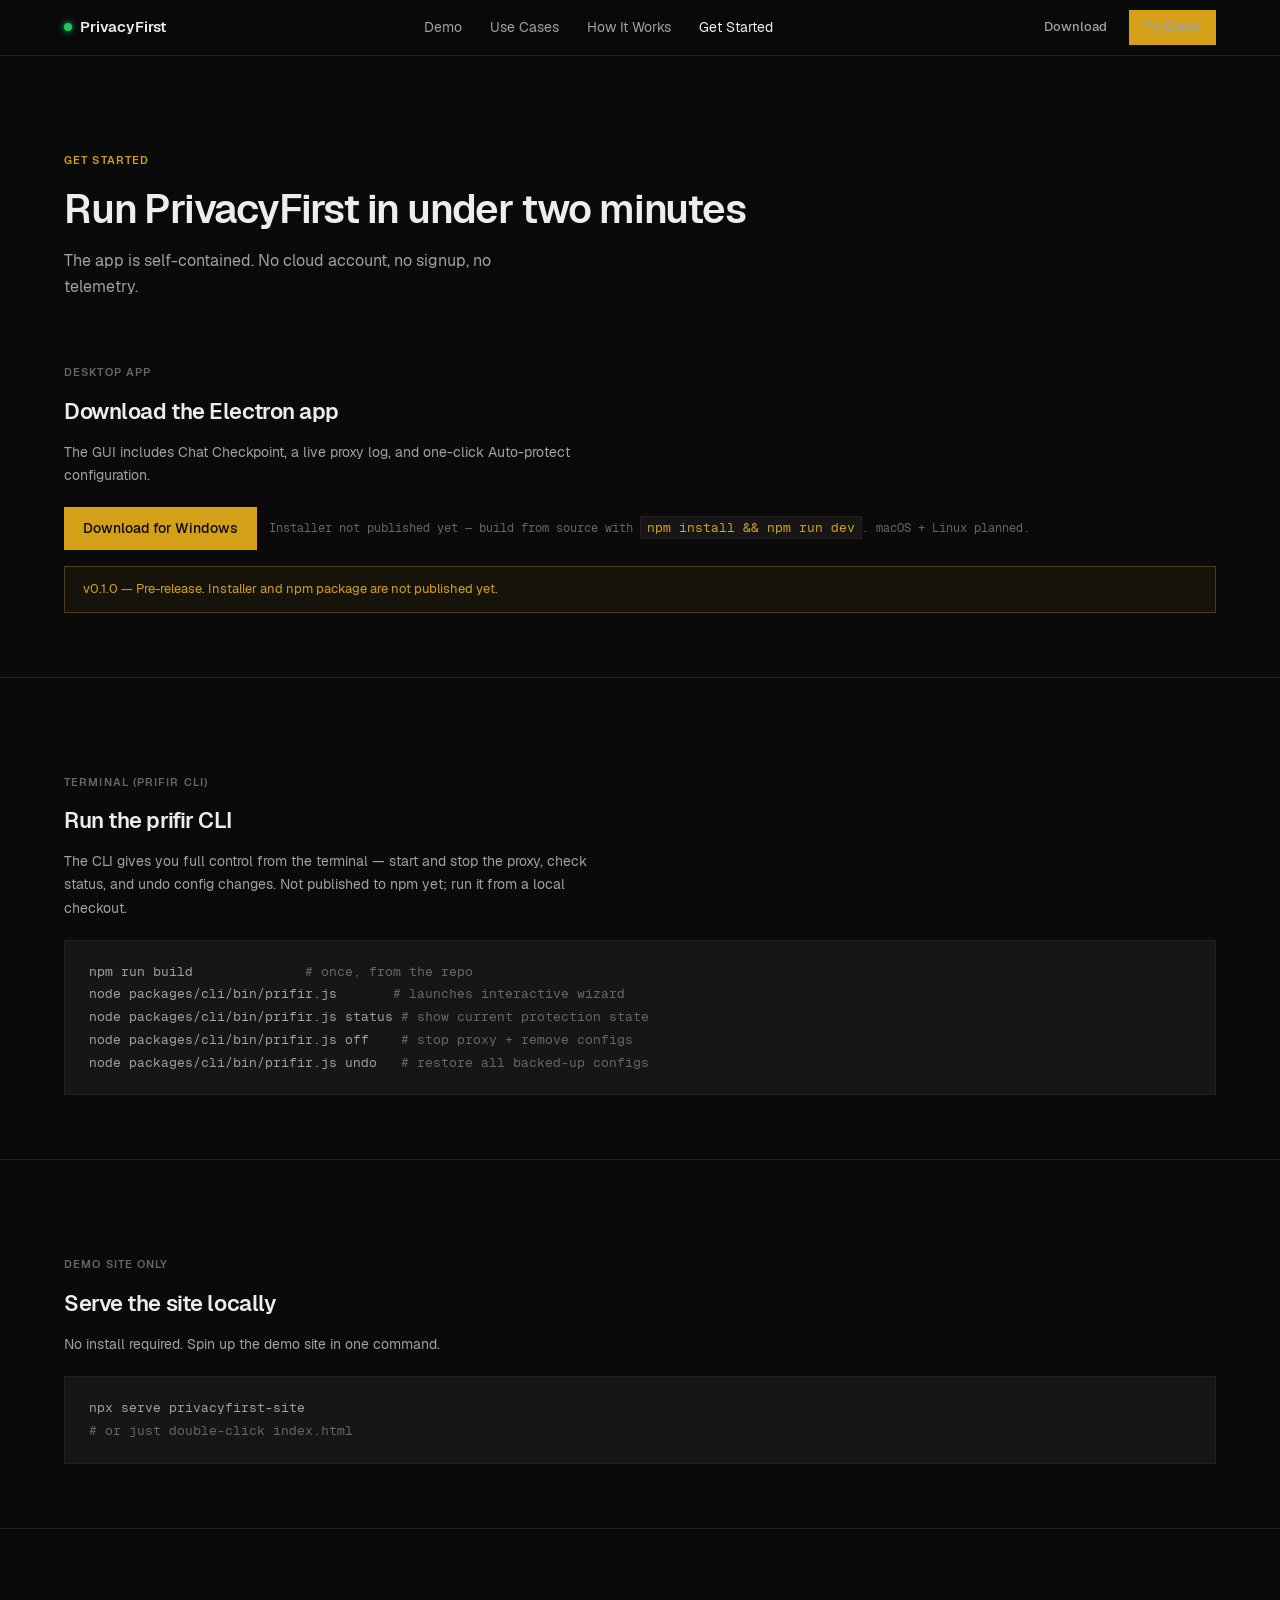
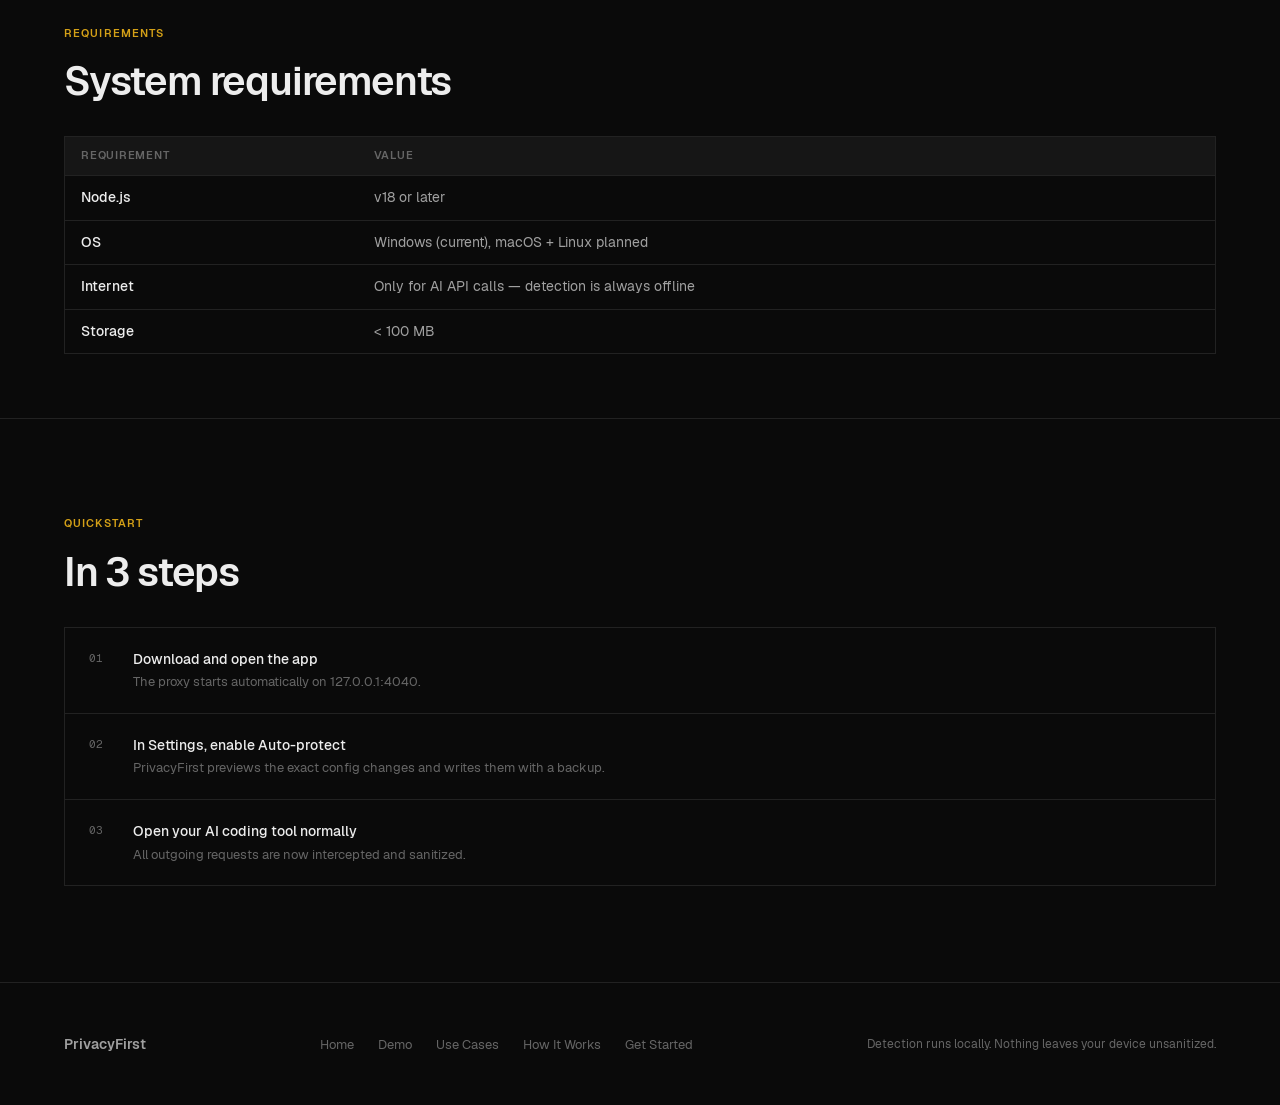
<file: get-started.html>
<!DOCTYPE html>
<html lang="en">
<head>
  <meta charset="UTF-8">
  <meta name="viewport" content="width=device-width, initial-scale=1.0">
  <title>Get Started — PrivacyFirst</title>
  <link rel="stylesheet" href="css/styles.css">
  <style>
    .option-section {
      padding: 64px 0 0;
    }
    .option-section:first-of-type {
      padding-top: 0;
    }
    .release-note {
      border: 1px solid rgba(212, 160, 23, 0.3);
      background: rgba(212, 160, 23, 0.06);
      padding: 12px 18px;
      font-size: 13px;
      color: var(--amber);
      margin-top: 16px;
      line-height: 1.6;
    }
    .option-label {
      font-size: 11px;
      font-weight: 600;
      letter-spacing: 0.1em;
      text-transform: uppercase;
      color: var(--text-3);
      margin-bottom: 12px;
    }
    .option-title {
      font-size: 22px;
      font-weight: 600;
      letter-spacing: -0.02em;
      color: var(--text);
      margin-bottom: 12px;
    }
    .option-body {
      font-size: 14px;
      color: var(--text-2);
      line-height: 1.65;
      max-width: 540px;
      margin-bottom: 20px;
    }
    .download-group {
      display: flex;
      align-items: center;
      gap: 12px;
      flex-wrap: wrap;
    }
    .download-note {
      font-size: 12px;
      color: var(--text-3);
      font-family: var(--mono);
    }
    .section-divider {
      height: 1px;
      background: var(--border);
    }
    .hero-sub-gs {
      font-size: 16px;
      color: var(--text-2);
      max-width: 480px;
      line-height: 1.65;
      margin-top: 12px;
    }
  </style>
</head>
<body>
  <div id="nav-placeholder"></div>

  <!-- ═══════════════════════════════════════════════════
       PAGE HERO
  ══════════════════════════════════════════════════════ -->
  <section class="section" style="padding-bottom: 64px;">
    <div class="container">
      <div class="section-label">Get Started</div>
      <h1 class="section-title">Run PrivacyFirst in under two minutes</h1>
      <p class="hero-sub-gs">The app is self-contained. No cloud account, no signup, no telemetry.</p>
    </div>
  </section>

  <!-- ═══════════════════════════════════════════════════
       OPTION A — DESKTOP APP
  ══════════════════════════════════════════════════════ -->
  <section class="section" style="padding-top: 0; padding-bottom: 64px;">
    <div class="container">
      <div class="option-label">Desktop App</div>
      <div class="option-title">Download the Electron app</div>
      <p class="option-body">The GUI includes Chat Checkpoint, a live proxy log, and one-click Auto-protect configuration.</p>

      <div class="download-group">
        <a href="#" class="btn btn-primary" aria-disabled="true">Download for Windows</a>
        <span class="download-note">Installer not published yet — build from source with <code>npm install &amp;&amp; npm run dev</code>. macOS + Linux planned.</span>
      </div>

      <div class="release-note">
        v0.1.0 — Pre-release. Installer and npm package are not published yet.
      </div>
    </div>
  </section>

  <div class="section-divider"></div>

  <!-- ═══════════════════════════════════════════════════
       OPTION B — CLI
  ══════════════════════════════════════════════════════ -->
  <section class="section" style="padding-bottom: 64px;">
    <div class="container">
      <div class="option-label">Terminal (prifir CLI)</div>
      <div class="option-title">Run the prifir CLI</div>
      <p class="option-body">The CLI gives you full control from the terminal — start and stop the proxy, check status, and undo config changes. Not published to npm yet; run it from a local checkout.</p>

      <div class="code-block">npm run build              <span class="dim"># once, from the repo</span>
node packages/cli/bin/prifir.js       <span class="dim"># launches interactive wizard</span>
node packages/cli/bin/prifir.js status <span class="dim"># show current protection state</span>
node packages/cli/bin/prifir.js off    <span class="dim"># stop proxy + remove configs</span>
node packages/cli/bin/prifir.js undo   <span class="dim"># restore all backed-up configs</span></div>
    </div>
  </section>

  <div class="section-divider"></div>

  <!-- ═══════════════════════════════════════════════════
       OPTION C — NPX SERVE
  ══════════════════════════════════════════════════════ -->
  <section class="section" style="padding-bottom: 64px;">
    <div class="container">
      <div class="option-label">Demo Site Only</div>
      <div class="option-title">Serve the site locally</div>
      <p class="option-body">No install required. Spin up the demo site in one command.</p>

      <div class="code-block">npx serve privacyfirst-site
<span class="dim"># or just double-click index.html</span></div>
    </div>
  </section>

  <div class="section-divider"></div>

  <!-- ═══════════════════════════════════════════════════
       REQUIREMENTS
  ══════════════════════════════════════════════════════ -->
  <section class="section" style="padding-bottom: 64px;">
    <div class="container">
      <div class="section-label">Requirements</div>
      <h2 class="section-title">System requirements</h2>

      <div class="table-wrap mt-32">
        <table>
          <thead>
            <tr>
              <th>Requirement</th>
              <th>Value</th>
            </tr>
          </thead>
          <tbody>
            <tr>
              <td style="color: var(--text); font-weight: 500;">Node.js</td>
              <td>v18 or later</td>
            </tr>
            <tr>
              <td style="color: var(--text); font-weight: 500;">OS</td>
              <td>Windows (current), macOS + Linux planned</td>
            </tr>
            <tr>
              <td style="color: var(--text); font-weight: 500;">Internet</td>
              <td>Only for AI API calls — detection is always offline</td>
            </tr>
            <tr>
              <td style="color: var(--text); font-weight: 500;">Storage</td>
              <td>&lt; 100 MB</td>
            </tr>
          </tbody>
        </table>
      </div>
    </div>
  </section>

  <div class="section-divider"></div>

  <!-- ═══════════════════════════════════════════════════
       QUICKSTART WALKTHROUGH
  ══════════════════════════════════════════════════════ -->
  <section class="section">
    <div class="container">
      <div class="section-label">Quickstart</div>
      <h2 class="section-title">In 3 steps</h2>

      <div class="roadmap-list mt-32">
        <div class="roadmap-item">
          <div class="roadmap-num">01</div>
          <div class="roadmap-content">
            <div class="roadmap-title">Download and open the app</div>
            <div class="roadmap-desc">The proxy starts automatically on 127.0.0.1:4040.</div>
          </div>
        </div>
        <div class="roadmap-item">
          <div class="roadmap-num">02</div>
          <div class="roadmap-content">
            <div class="roadmap-title">In Settings, enable Auto-protect</div>
            <div class="roadmap-desc">PrivacyFirst previews the exact config changes and writes them with a backup.</div>
          </div>
        </div>
        <div class="roadmap-item">
          <div class="roadmap-num">03</div>
          <div class="roadmap-content">
            <div class="roadmap-title">Open your AI coding tool normally</div>
            <div class="roadmap-desc">All outgoing requests are now intercepted and sanitized.</div>
          </div>
        </div>
      </div>
    </div>
  </section>

  <div id="footer-placeholder"></div>
  <script src="js/components.js"></script>
</body>
</html>
</file>
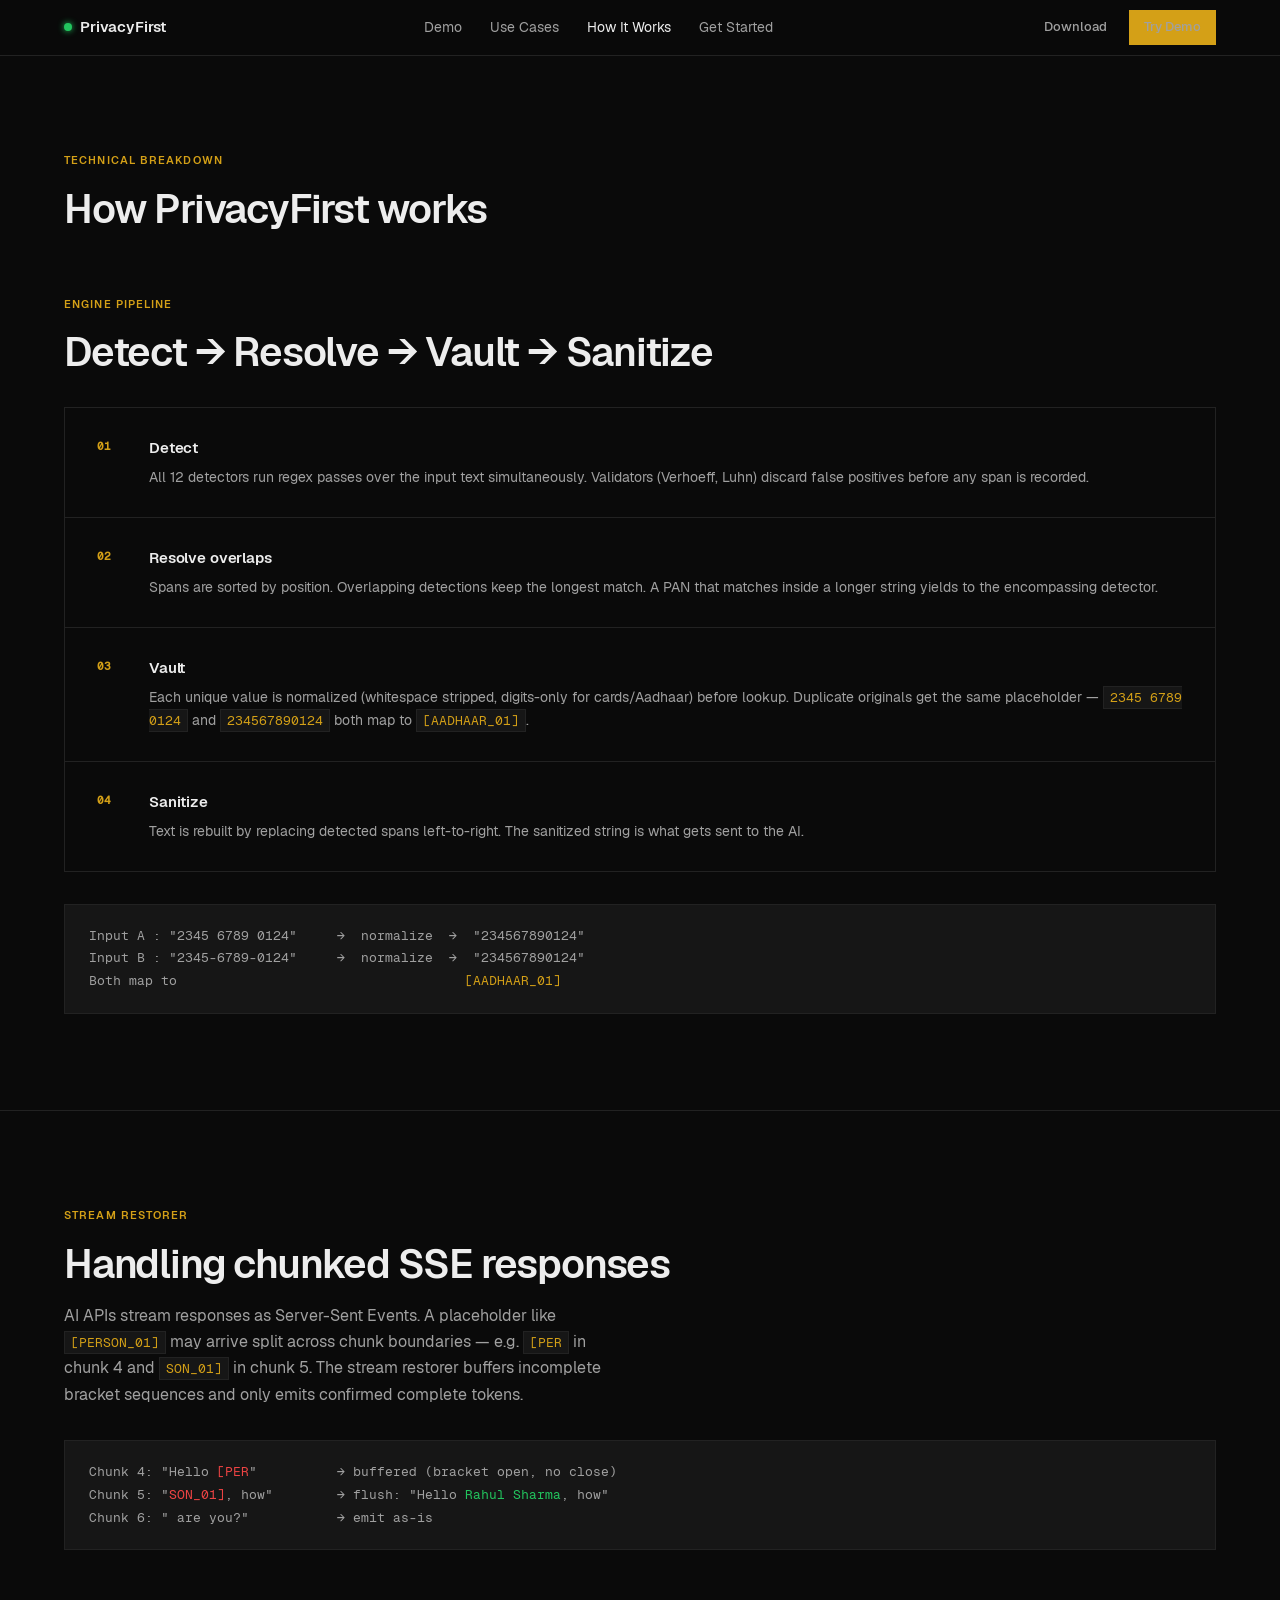
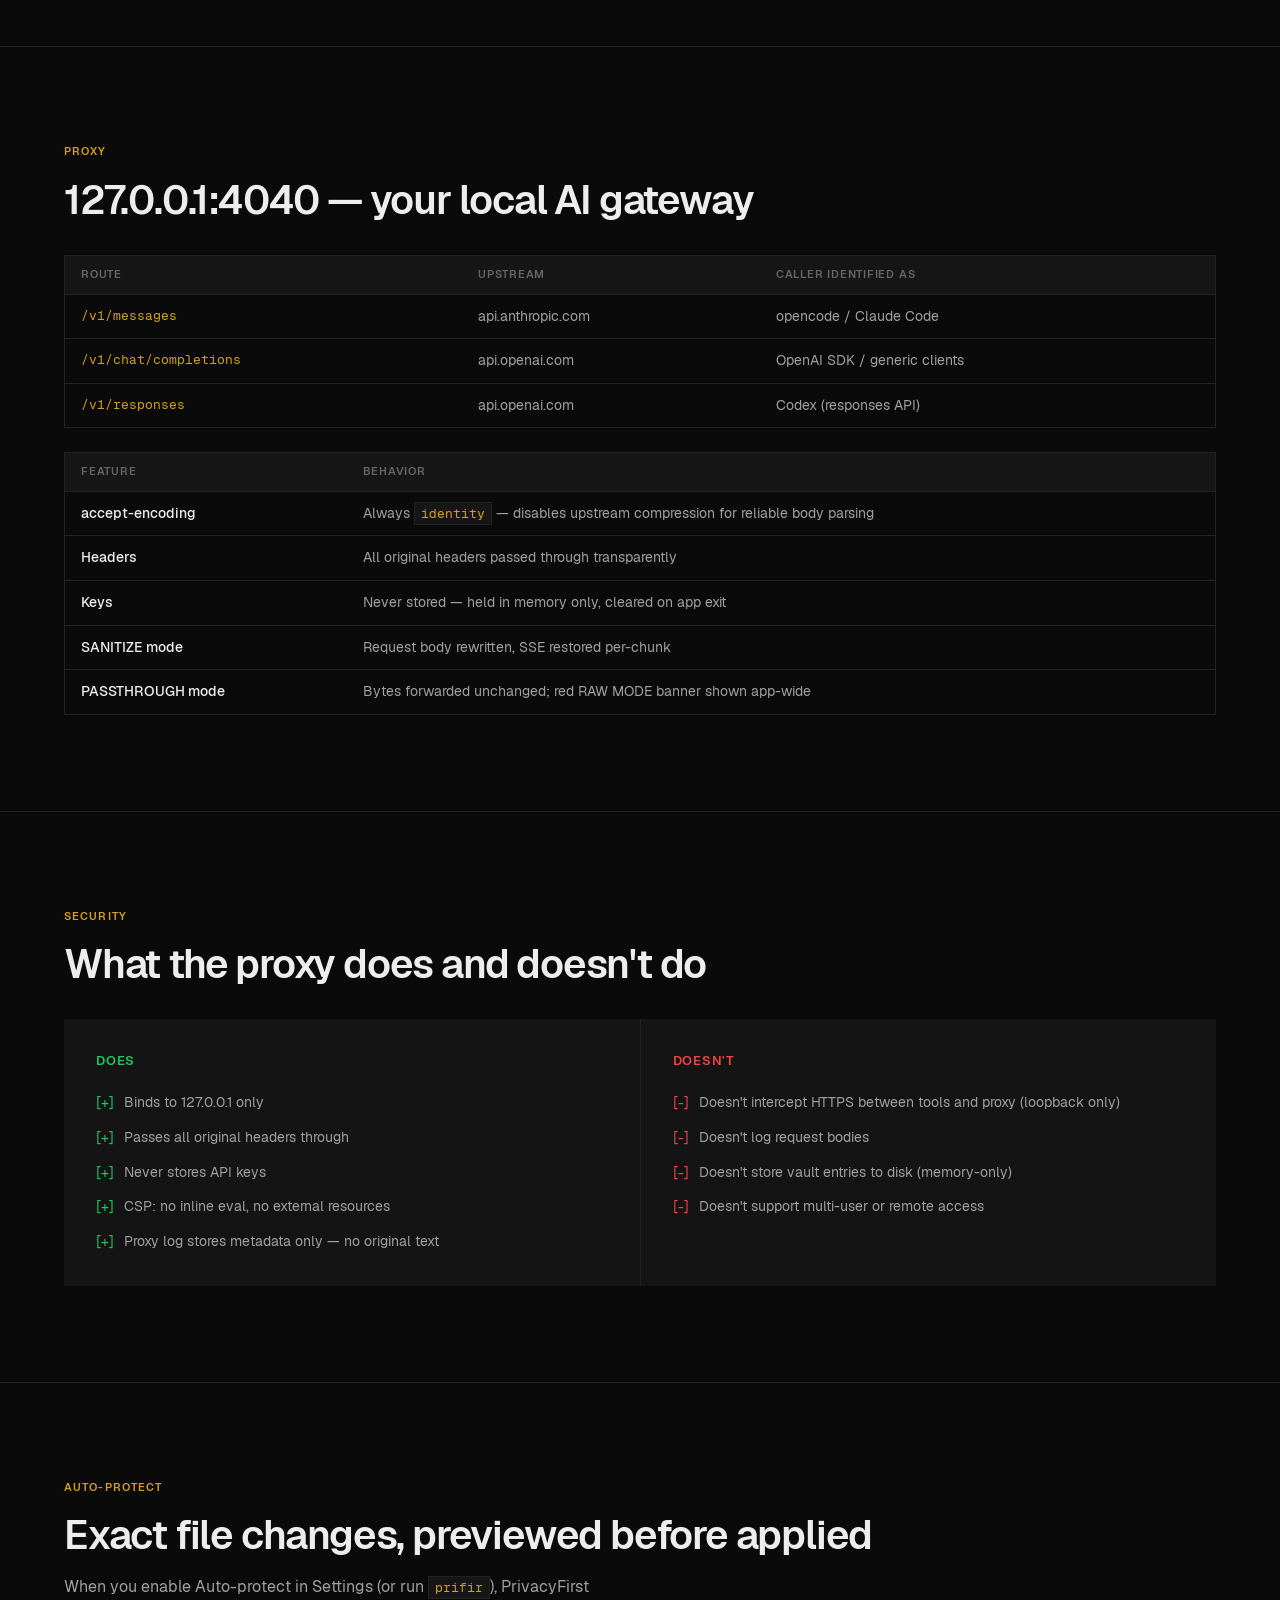
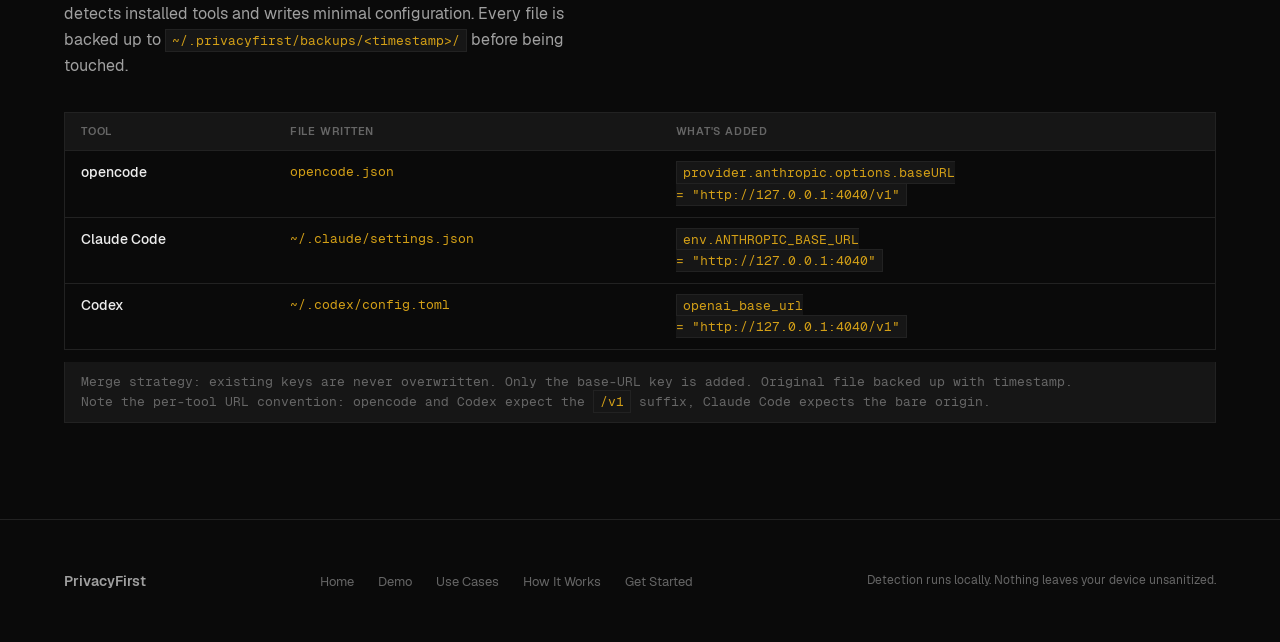
<file: howitworks.html>
<!DOCTYPE html>
<html lang="en">
<head>
  <meta charset="UTF-8">
  <meta name="viewport" content="width=device-width, initial-scale=1.0">
  <title>How It Works — PrivacyFirst</title>
  <link rel="stylesheet" href="css/styles.css">
  <style>
    .step-list {
      display: flex;
      flex-direction: column;
      gap: 0;
      border: 1px solid var(--border);
      margin-top: 32px;
    }
    .step-item {
      display: flex;
      gap: 24px;
      padding: 28px 32px;
      border-bottom: 1px solid var(--border);
      transition: background var(--transition);
    }
    .step-item:last-child {
      border-bottom: none;
    }
    .step-item:hover {
      background: var(--bg-3);
    }
    .step-num {
      font-family: var(--mono);
      font-size: 11px;
      color: var(--amber);
      flex-shrink: 0;
      width: 28px;
      margin-top: 2px;
      font-weight: 600;
    }
    .step-content {
      flex: 1;
    }
    .step-title {
      font-size: 15px;
      font-weight: 600;
      color: var(--text);
      margin-bottom: 6px;
      letter-spacing: -0.01em;
    }
    .step-body {
      font-size: 14px;
      color: var(--text-2);
      line-height: 1.65;
    }

    .section-divider {
      height: 1px;
      background: var(--border);
      margin: 0;
    }

    .merge-note {
      font-size: 12.5px;
      color: var(--text-3);
      margin-top: 12px;
      font-family: var(--mono);
      padding: 10px 16px;
      background: var(--bg-3);
      border: 1px solid var(--border);
      border-top: none;
    }
  </style>
</head>
<body>
  <div id="nav-placeholder"></div>

  <!-- ═══════════════════════════════════════════════════
       PAGE HEADER
  ══════════════════════════════════════════════════════ -->
  <section class="section" style="padding-bottom: 48px;">
    <div class="container">
      <div class="section-label">Technical Breakdown</div>
      <h1 class="section-title">How PrivacyFirst works</h1>
    </div>
  </section>

  <!-- ═══════════════════════════════════════════════════
       SECTION 1 — ENGINE PIPELINE
  ══════════════════════════════════════════════════════ -->
  <section class="section" style="padding-top: 0;">
    <div class="container">
      <div class="section-label">Engine Pipeline</div>
      <h2 class="section-title">Detect &rarr; Resolve &rarr; Vault &rarr; Sanitize</h2>

      <div class="step-list">
        <div class="step-item">
          <div class="step-num">01</div>
          <div class="step-content">
            <div class="step-title">Detect</div>
            <p class="step-body">All 12 detectors run regex passes over the input text simultaneously. Validators (Verhoeff, Luhn) discard false positives before any span is recorded.</p>
          </div>
        </div>
        <div class="step-item">
          <div class="step-num">02</div>
          <div class="step-content">
            <div class="step-title">Resolve overlaps</div>
            <p class="step-body">Spans are sorted by position. Overlapping detections keep the longest match. A PAN that matches inside a longer string yields to the encompassing detector.</p>
          </div>
        </div>
        <div class="step-item">
          <div class="step-num">03</div>
          <div class="step-content">
            <div class="step-title">Vault</div>
            <p class="step-body">Each unique value is normalized (whitespace stripped, digits-only for cards/Aadhaar) before lookup. Duplicate originals get the same placeholder — <code>2345 6789 0124</code> and <code>234567890124</code> both map to <code>[AADHAAR_01]</code>.</p>
          </div>
        </div>
        <div class="step-item">
          <div class="step-num">04</div>
          <div class="step-content">
            <div class="step-title">Sanitize</div>
            <p class="step-body">Text is rebuilt by replacing detected spans left-to-right. The sanitized string is what gets sent to the AI.</p>
          </div>
        </div>
      </div>

      <div class="mt-32">
        <div class="code-block">Input A : "2345 6789 0124"     →  normalize  →  "234567890124"
Input B : "2345-6789-0124"     →  normalize  →  "234567890124"
Both map to                                    <span class="hl">[AADHAAR_01]</span></div>
      </div>
    </div>
  </section>

  <div class="section-divider"></div>

  <!-- ═══════════════════════════════════════════════════
       SECTION 2 — STREAM RESTORER
  ══════════════════════════════════════════════════════ -->
  <section class="section">
    <div class="container">
      <div class="section-label">Stream Restorer</div>
      <h2 class="section-title">Handling chunked SSE responses</h2>

      <p class="section-sub mt-16">
        AI APIs stream responses as Server-Sent Events. A placeholder like <code>[PERSON_01]</code> may arrive split across chunk boundaries — e.g. <code>[PER</code> in chunk 4 and <code>SON_01]</code> in chunk 5. The stream restorer buffers incomplete bracket sequences and only emits confirmed complete tokens.
      </p>

      <div class="mt-32">
        <div class="code-block">Chunk 4: "Hello <span class="warn">[PER</span>"          → buffered (bracket open, no close)
Chunk 5: "<span class="warn">SON_01]</span>, how"        → flush: "Hello <span class="ok">Rahul Sharma</span>, how"
Chunk 6: " are you?"           → emit as-is</div>
      </div>
    </div>
  </section>

  <div class="section-divider"></div>

  <!-- ═══════════════════════════════════════════════════
       SECTION 3 — PROXY INTERNALS
  ══════════════════════════════════════════════════════ -->
  <section class="section">
    <div class="container">
      <div class="section-label">Proxy</div>
      <h2 class="section-title">127.0.0.1:4040 — your local AI gateway</h2>

      <div class="table-wrap mt-32">
        <table>
          <thead>
            <tr>
              <th>Route</th>
              <th>Upstream</th>
              <th>Caller identified as</th>
            </tr>
          </thead>
          <tbody>
            <tr>
              <td class="td-type">/v1/messages</td>
              <td>api.anthropic.com</td>
              <td>opencode / Claude Code</td>
            </tr>
            <tr>
              <td class="td-type">/v1/chat/completions</td>
              <td>api.openai.com</td>
              <td>OpenAI SDK / generic clients</td>
            </tr>
            <tr>
              <td class="td-type">/v1/responses</td>
              <td>api.openai.com</td>
              <td>Codex (responses API)</td>
            </tr>
          </tbody>
        </table>
      </div>

      <div class="table-wrap mt-24">
        <table>
          <thead>
            <tr>
              <th>Feature</th>
              <th>Behavior</th>
            </tr>
          </thead>
          <tbody>
            <tr>
              <td style="color: var(--text); font-weight: 500;">accept-encoding</td>
              <td>Always <code>identity</code> — disables upstream compression for reliable body parsing</td>
            </tr>
            <tr>
              <td style="color: var(--text); font-weight: 500;">Headers</td>
              <td>All original headers passed through transparently</td>
            </tr>
            <tr>
              <td style="color: var(--text); font-weight: 500;">Keys</td>
              <td>Never stored — held in memory only, cleared on app exit</td>
            </tr>
            <tr>
              <td style="color: var(--text); font-weight: 500;">SANITIZE mode</td>
              <td>Request body rewritten, SSE restored per-chunk</td>
            </tr>
            <tr>
              <td style="color: var(--text); font-weight: 500;">PASSTHROUGH mode</td>
              <td>Bytes forwarded unchanged; red RAW MODE banner shown app-wide</td>
            </tr>
          </tbody>
        </table>
      </div>
    </div>
  </section>

  <div class="section-divider"></div>

  <!-- ═══════════════════════════════════════════════════
       SECTION 4 — SECURITY MODEL
  ══════════════════════════════════════════════════════ -->
  <section class="section">
    <div class="container">
      <div class="section-label">Security</div>
      <h2 class="section-title">What the proxy does and doesn't do</h2>

      <div class="claim-grid mt-32">
        <div class="claim-col yes">
          <div class="claim-col-title">Does</div>
          <ul class="claim-list">
            <li>
              <span class="claim-icon">[+]</span>
              <span>Binds to 127.0.0.1 only</span>
            </li>
            <li>
              <span class="claim-icon">[+]</span>
              <span>Passes all original headers through</span>
            </li>
            <li>
              <span class="claim-icon">[+]</span>
              <span>Never stores API keys</span>
            </li>
            <li>
              <span class="claim-icon">[+]</span>
              <span>CSP: no inline eval, no external resources</span>
            </li>
            <li>
              <span class="claim-icon">[+]</span>
              <span>Proxy log stores metadata only — no original text</span>
            </li>
          </ul>
        </div>
        <div class="claim-col no">
          <div class="claim-col-title">Doesn't</div>
          <ul class="claim-list">
            <li>
              <span class="claim-icon">[-]</span>
              <span>Doesn't intercept HTTPS between tools and proxy (loopback only)</span>
            </li>
            <li>
              <span class="claim-icon">[-]</span>
              <span>Doesn't log request bodies</span>
            </li>
            <li>
              <span class="claim-icon">[-]</span>
              <span>Doesn't store vault entries to disk (memory-only)</span>
            </li>
            <li>
              <span class="claim-icon">[-]</span>
              <span>Doesn't support multi-user or remote access</span>
            </li>
          </ul>
        </div>
      </div>
    </div>
  </section>

  <div class="section-divider"></div>

  <!-- ═══════════════════════════════════════════════════
       SECTION 5 — AUTO-PROTECT CONFIG
  ══════════════════════════════════════════════════════ -->
  <section class="section">
    <div class="container">
      <div class="section-label">Auto-Protect</div>
      <h2 class="section-title">Exact file changes, previewed before applied</h2>

      <p class="section-sub mt-16">
        When you enable Auto-protect in Settings (or run <code>prifir</code>), PrivacyFirst detects installed tools and writes minimal configuration. Every file is backed up to <code>~/.privacyfirst/backups/&lt;timestamp&gt;/</code> before being touched.
      </p>

      <div class="table-wrap mt-32">
        <table>
          <thead>
            <tr>
              <th>Tool</th>
              <th>File written</th>
              <th>What's added</th>
            </tr>
          </thead>
          <tbody>
            <tr>
              <td style="color: var(--text); font-weight: 500;">opencode</td>
              <td class="td-type">opencode.json</td>
              <td><code>provider.anthropic.options.baseURL<br>= "http://127.0.0.1:4040/v1"</code></td>
            </tr>
            <tr>
              <td style="color: var(--text); font-weight: 500;">Claude Code</td>
              <td class="td-type">~/.claude/settings.json</td>
              <td><code>env.ANTHROPIC_BASE_URL<br>= "http://127.0.0.1:4040"</code></td>
            </tr>
            <tr>
              <td style="color: var(--text); font-weight: 500;">Codex</td>
              <td class="td-type">~/.codex/config.toml</td>
              <td><code>openai_base_url<br>= "http://127.0.0.1:4040/v1"</code></td>
            </tr>
          </tbody>
        </table>
      </div>

      <div class="merge-note">
        Merge strategy: existing keys are never overwritten. Only the base-URL key is added. Original file backed up with timestamp.<br>
        Note the per-tool URL convention: opencode and Codex expect the <code>/v1</code> suffix, Claude Code expects the bare origin.
      </div>
    </div>
  </section>

  <div id="footer-placeholder"></div>
  <script src="js/components.js"></script>
</body>
</html>
</file>
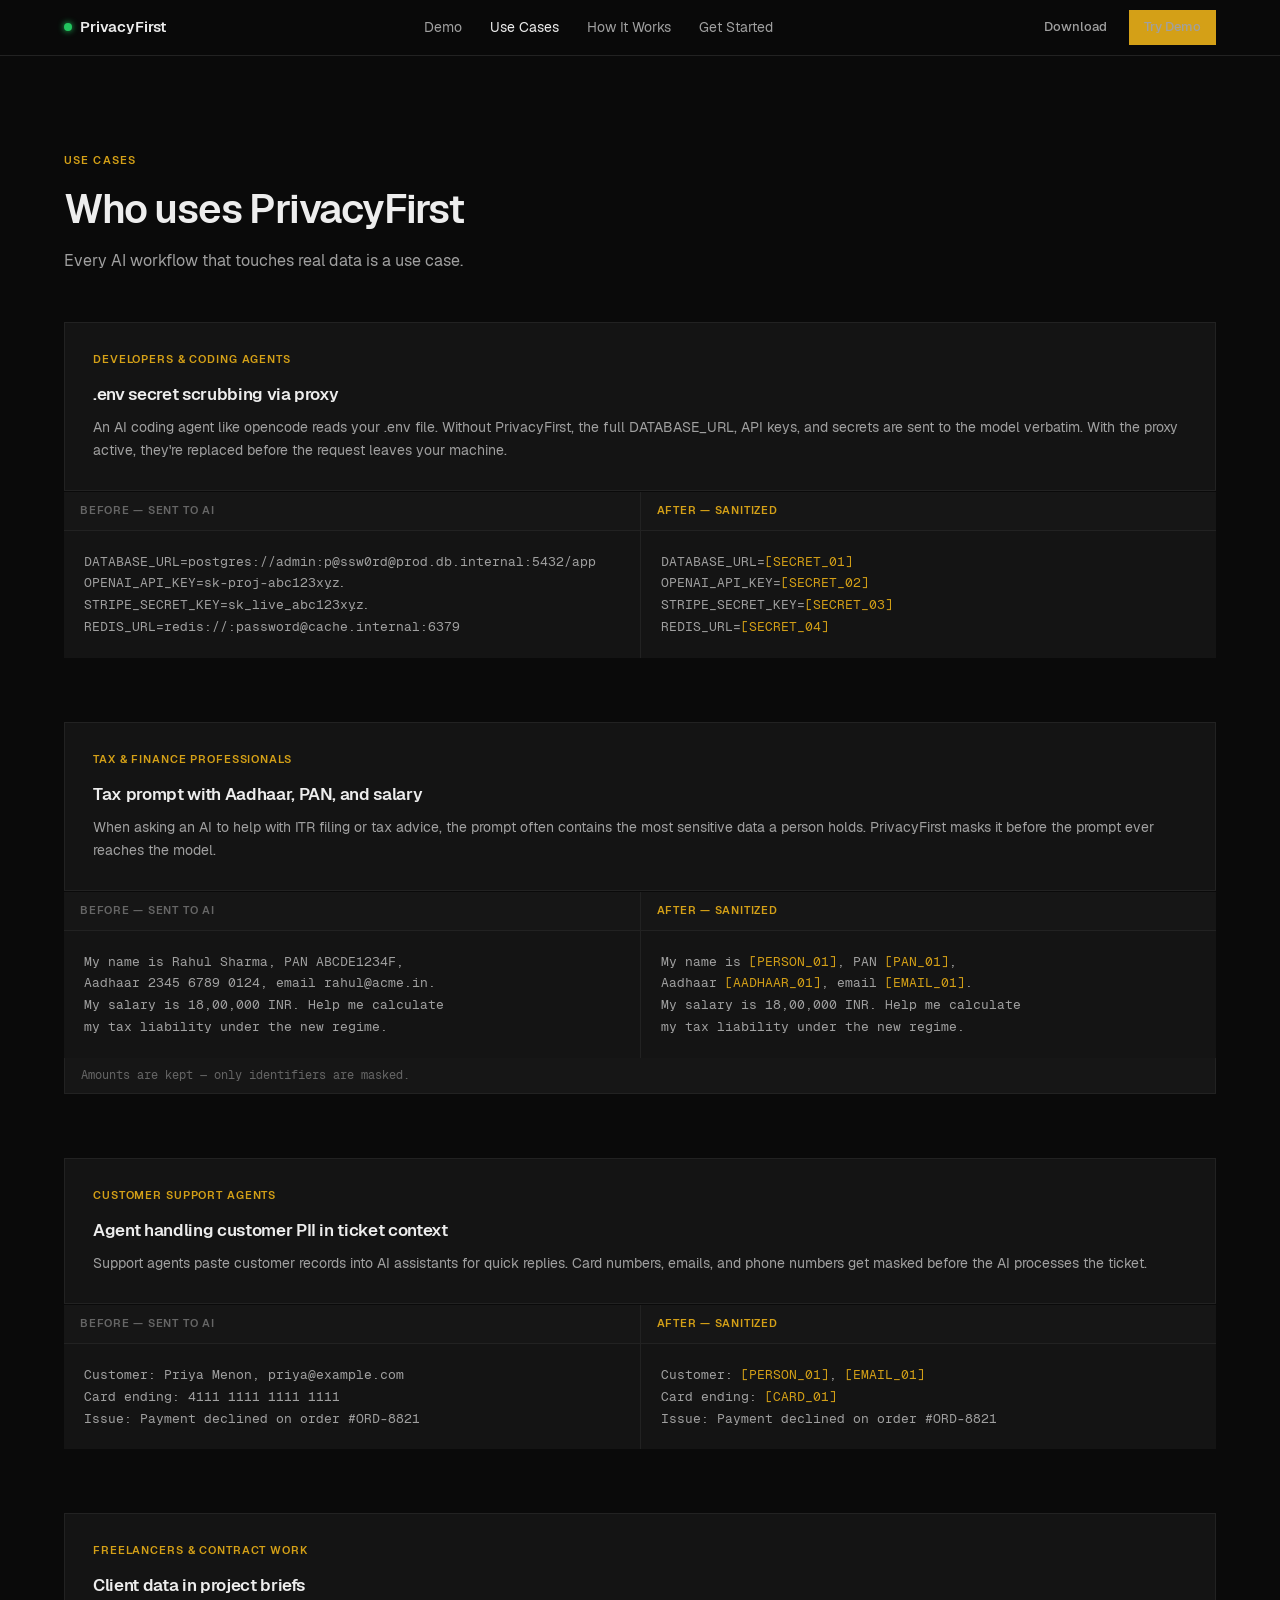
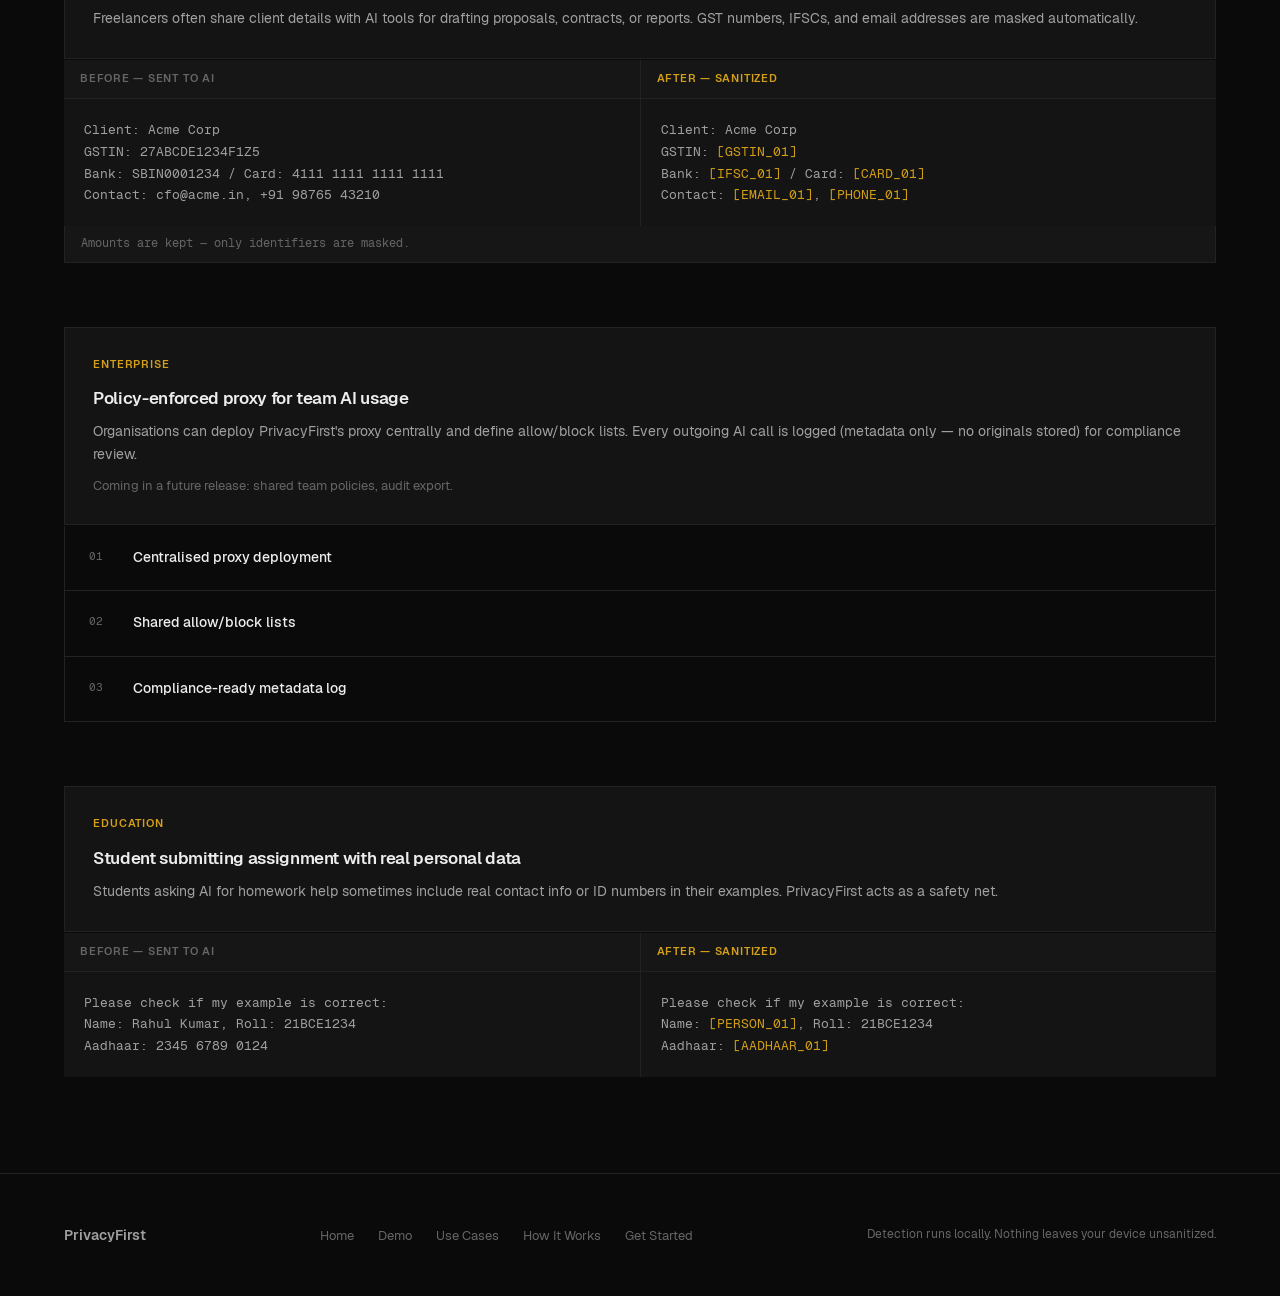
<file: usecases.html>
<!DOCTYPE html>
<html lang="en">
<head>
  <meta charset="UTF-8">
  <meta name="viewport" content="width=device-width, initial-scale=1.0">
  <title>Use Cases — PrivacyFirst</title>
  <link rel="stylesheet" href="css/styles.css">
  <style>
    .usecase-block {
      margin-bottom: 64px;
    }
    .usecase-block:last-child {
      margin-bottom: 0;
    }
    .usecase-card {
      margin-bottom: 1px;
    }
    .compare-note {
      font-size: 12px;
      color: var(--text-3);
      font-family: var(--mono);
      padding: 8px 16px;
      background: var(--bg-3);
      border: 1px solid var(--border);
      border-top: none;
    }
  </style>
</head>
<body>
  <div id="nav-placeholder"></div>

  <!-- ═══════════════════════════════════════════════════
       PAGE HEADER
  ══════════════════════════════════════════════════════ -->
  <section class="section" style="padding-bottom: 48px;">
    <div class="container">
      <div class="section-label">Use Cases</div>
      <h1 class="section-title">Who uses PrivacyFirst</h1>
      <p class="section-sub">Every AI workflow that touches real data is a use case.</p>
    </div>
  </section>

  <!-- ═══════════════════════════════════════════════════
       USE CASES
  ══════════════════════════════════════════════════════ -->
  <section class="section" style="padding-top: 0;">
    <div class="container">

      <!-- USE CASE 1: Developers -->
      <div class="usecase-block">
        <div class="card usecase-card">
          <div class="card-label">Developers &amp; Coding Agents</div>
          <div class="card-title">.env secret scrubbing via proxy</div>
          <p class="card-body">An AI coding agent like opencode reads your .env file. Without PrivacyFirst, the full DATABASE_URL, API keys, and secrets are sent to the model verbatim. With the proxy active, they're replaced before the request leaves your machine.</p>
        </div>
        <div class="compare-grid">
          <div class="compare-pane">
            <div class="compare-header before">Before — sent to AI</div>
            <div class="compare-code">DATABASE_URL=postgres://admin:p@ssw0rd@prod.db.internal:5432/app
OPENAI_API_KEY=sk-proj-abc123xyz...
STRIPE_SECRET_KEY=sk_live_abc123xyz...
REDIS_URL=redis://:password@cache.internal:6379</div>
          </div>
          <div class="compare-pane">
            <div class="compare-header after">After — sanitized</div>
            <div class="compare-code">DATABASE_URL=<span style="color:var(--amber)">[SECRET_01]</span>
OPENAI_API_KEY=<span style="color:var(--amber)">[SECRET_02]</span>
STRIPE_SECRET_KEY=<span style="color:var(--amber)">[SECRET_03]</span>
REDIS_URL=<span style="color:var(--amber)">[SECRET_04]</span></div>
          </div>
        </div>
      </div>

      <!-- USE CASE 2: Tax & Finance -->
      <div class="usecase-block">
        <div class="card usecase-card">
          <div class="card-label">Tax &amp; Finance Professionals</div>
          <div class="card-title">Tax prompt with Aadhaar, PAN, and salary</div>
          <p class="card-body">When asking an AI to help with ITR filing or tax advice, the prompt often contains the most sensitive data a person holds. PrivacyFirst masks it before the prompt ever reaches the model.</p>
        </div>
        <div class="compare-grid">
          <div class="compare-pane">
            <div class="compare-header before">Before — sent to AI</div>
            <div class="compare-code">My name is Rahul Sharma, PAN ABCDE1234F,
Aadhaar 2345 6789 0124, email rahul@acme.in.
My salary is 18,00,000 INR. Help me calculate
my tax liability under the new regime.</div>
          </div>
          <div class="compare-pane">
            <div class="compare-header after">After — sanitized</div>
            <div class="compare-code">My name is <span style="color:var(--amber)">[PERSON_01]</span>, PAN <span style="color:var(--amber)">[PAN_01]</span>,
Aadhaar <span style="color:var(--amber)">[AADHAAR_01]</span>, email <span style="color:var(--amber)">[EMAIL_01]</span>.
My salary is 18,00,000 INR. Help me calculate
my tax liability under the new regime.</div>
          </div>
        </div>
        <div class="compare-note">Amounts are kept — only identifiers are masked.</div>
      </div>

      <!-- USE CASE 3: Customer Support -->
      <div class="usecase-block">
        <div class="card usecase-card">
          <div class="card-label">Customer Support Agents</div>
          <div class="card-title">Agent handling customer PII in ticket context</div>
          <p class="card-body">Support agents paste customer records into AI assistants for quick replies. Card numbers, emails, and phone numbers get masked before the AI processes the ticket.</p>
        </div>
        <div class="compare-grid">
          <div class="compare-pane">
            <div class="compare-header before">Before — sent to AI</div>
            <div class="compare-code">Customer: Priya Menon, priya@example.com
Card ending: 4111 1111 1111 1111
Issue: Payment declined on order #ORD-8821</div>
          </div>
          <div class="compare-pane">
            <div class="compare-header after">After — sanitized</div>
            <div class="compare-code">Customer: <span style="color:var(--amber)">[PERSON_01]</span>, <span style="color:var(--amber)">[EMAIL_01]</span>
Card ending: <span style="color:var(--amber)">[CARD_01]</span>
Issue: Payment declined on order #ORD-8821</div>
          </div>
        </div>
      </div>

      <!-- USE CASE 4: Freelancers -->
      <div class="usecase-block">
        <div class="card usecase-card">
          <div class="card-label">Freelancers &amp; Contract Work</div>
          <div class="card-title">Client data in project briefs</div>
          <p class="card-body">Freelancers often share client details with AI tools for drafting proposals, contracts, or reports. GST numbers, IFSCs, and email addresses are masked automatically.</p>
        </div>
        <div class="compare-grid">
          <div class="compare-pane">
            <div class="compare-header before">Before — sent to AI</div>
            <div class="compare-code">Client: Acme Corp
GSTIN: 27ABCDE1234F1Z5
Bank: SBIN0001234 / Card: 4111 1111 1111 1111
Contact: cfo@acme.in, +91 98765 43210</div>
          </div>
          <div class="compare-pane">
            <div class="compare-header after">After — sanitized</div>
            <div class="compare-code">Client: Acme Corp
GSTIN: <span style="color:var(--amber)">[GSTIN_01]</span>
Bank: <span style="color:var(--amber)">[IFSC_01]</span> / Card: <span style="color:var(--amber)">[CARD_01]</span>
Contact: <span style="color:var(--amber)">[EMAIL_01]</span>, <span style="color:var(--amber)">[PHONE_01]</span></div>
          </div>
        </div>
        <div class="compare-note">Amounts are kept — only identifiers are masked.</div>
      </div>

      <!-- USE CASE 5: Enterprise -->
      <div class="usecase-block">
        <div class="card usecase-card">
          <div class="card-label">Enterprise</div>
          <div class="card-title">Policy-enforced proxy for team AI usage</div>
          <p class="card-body">Organisations can deploy PrivacyFirst's proxy centrally and define allow/block lists. Every outgoing AI call is logged (metadata only — no originals stored) for compliance review.</p>
          <p class="card-body mt-8" style="color: var(--text-3); font-size: 13px;">Coming in a future release: shared team policies, audit export.</p>
        </div>

        <div class="roadmap-list" style="border-top: none;">
          <div class="roadmap-item">
            <div class="roadmap-num">01</div>
            <div class="roadmap-content">
              <div class="roadmap-title">Centralised proxy deployment</div>
            </div>
          </div>
          <div class="roadmap-item">
            <div class="roadmap-num">02</div>
            <div class="roadmap-content">
              <div class="roadmap-title">Shared allow/block lists</div>
            </div>
          </div>
          <div class="roadmap-item">
            <div class="roadmap-num">03</div>
            <div class="roadmap-content">
              <div class="roadmap-title">Compliance-ready metadata log</div>
            </div>
          </div>
        </div>
      </div>

      <!-- USE CASE 6: Education -->
      <div class="usecase-block">
        <div class="card usecase-card">
          <div class="card-label">Education</div>
          <div class="card-title">Student submitting assignment with real personal data</div>
          <p class="card-body">Students asking AI for homework help sometimes include real contact info or ID numbers in their examples. PrivacyFirst acts as a safety net.</p>
        </div>
        <div class="compare-grid">
          <div class="compare-pane">
            <div class="compare-header before">Before — sent to AI</div>
            <div class="compare-code">Please check if my example is correct:
Name: Rahul Kumar, Roll: 21BCE1234
Aadhaar: 2345 6789 0124</div>
          </div>
          <div class="compare-pane">
            <div class="compare-header after">After — sanitized</div>
            <div class="compare-code">Please check if my example is correct:
Name: <span style="color:var(--amber)">[PERSON_01]</span>, Roll: 21BCE1234
Aadhaar: <span style="color:var(--amber)">[AADHAAR_01]</span></div>
          </div>
        </div>
      </div>

    </div>
  </section>

  <div id="footer-placeholder"></div>
  <script src="js/components.js"></script>
</body>
</html>
</file>
<file: css/styles.css>
/* PrivacyFirst — Design System */
/* Dark-first, 0px radius, hairline borders, amber accent */

/* ── Fonts ───────────────────────────────────────────── */
@font-face {
  font-family: 'Geist';
  src: url('../fonts/geist-sans/Geist-Regular.woff2') format('woff2');
  font-weight: 400;
  font-display: swap;
}
@font-face {
  font-family: 'Geist';
  src: url('../fonts/geist-sans/Geist-Medium.woff2') format('woff2');
  font-weight: 500;
  font-display: swap;
}
@font-face {
  font-family: 'Geist';
  src: url('../fonts/geist-sans/Geist-SemiBold.woff2') format('woff2');
  font-weight: 600;
  font-display: swap;
}
@font-face {
  font-family: 'Geist';
  src: url('../fonts/geist-sans/Geist-Bold.woff2') format('woff2');
  font-weight: 700;
  font-display: swap;
}
@font-face {
  font-family: 'GeistMono';
  src: url('../fonts/geist-mono/GeistMono-Regular.woff2') format('woff2');
  font-weight: 400;
  font-display: swap;
}
@font-face {
  font-family: 'GeistMono';
  src: url('../fonts/geist-mono/GeistMono-Medium.woff2') format('woff2');
  font-weight: 500;
  font-display: swap;
}

/* ── Tokens ──────────────────────────────────────────── */
:root {
  --bg:          #0a0a0a;
  --bg-2:        #111111;
  --bg-3:        #161616;
  --bg-card:     #141414;
  --border:      #222222;
  --border-l:    #2a2a2a;
  --text:        #ededed;
  --text-2:      #a0a0a0;
  --text-3:      #666666;
  --amber:       #d4a017;
  --amber-dim:   rgba(212, 160, 23, 0.12);
  --amber-glow:  rgba(212, 160, 23, 0.06);
  --green:       #22c55e;
  --red:         #ef4444;
  --font:        'Geist', 'ui-sans-serif', system-ui, sans-serif;
  --mono:        'GeistMono', 'ui-monospace', 'Cascadia Code', monospace;
  --radius:      0px;
  --transition:  120ms ease;
  --nav-h:       56px;
}

/* ── Reset ───────────────────────────────────────────── */
*, *::before, *::after {
  box-sizing: border-box;
  margin: 0;
  padding: 0;
}

html {
  background: var(--bg);
  color: var(--text);
  font-family: var(--font);
  font-size: 16px;
  line-height: 1.6;
  -webkit-font-smoothing: antialiased;
  scroll-behavior: smooth;
}

body {
  min-height: 100vh;
  background: var(--bg);
}

a {
  color: inherit;
  text-decoration: none;
}

img, svg {
  display: block;
}

button {
  font-family: var(--font);
  cursor: pointer;
  border: none;
  background: none;
}

/* ── Navigation ──────────────────────────────────────── */
.nav {
  position: sticky;
  top: 0;
  z-index: 100;
  height: var(--nav-h);
  background: rgba(10, 10, 10, 0.85);
  backdrop-filter: blur(12px);
  -webkit-backdrop-filter: blur(12px);
  border-bottom: 1px solid var(--border);
  display: flex;
  align-items: center;
}

.nav-inner {
  width: 100%;
  max-width: 1200px;
  margin: 0 auto;
  padding: 0 24px;
  display: flex;
  align-items: center;
  justify-content: space-between;
  gap: 32px;
}

.nav-logo {
  display: flex;
  align-items: center;
  gap: 8px;
  font-size: 15px;
  font-weight: 600;
  letter-spacing: -0.01em;
  color: var(--text);
  transition: color var(--transition);
  white-space: nowrap;
}

.nav-logo:hover {
  color: var(--amber);
}

.nav-logo-dot {
  width: 8px;
  height: 8px;
  border-radius: 50%;
  background: var(--green);
  flex-shrink: 0;
  box-shadow: 0 0 6px var(--green);
}

.nav-links {
  display: flex;
  align-items: center;
  gap: 0;
  list-style: none;
}

.nav-links a {
  display: block;
  padding: 6px 14px;
  font-size: 13.5px;
  color: var(--text-2);
  transition: color var(--transition);
  white-space: nowrap;
}

.nav-links a:hover,
.nav-links a.active {
  color: var(--text);
}

.nav-cta {
  display: flex;
  align-items: center;
  gap: 8px;
  flex-shrink: 0;
}

.nav-cta a {
  font-size: 13px;
  font-weight: 500;
  padding: 6px 14px;
  color: var(--text-2);
  transition: color var(--transition);
}

.nav-cta a:hover {
  color: var(--text);
}

/* ── Buttons ─────────────────────────────────────────── */
.btn {
  display: inline-flex;
  align-items: center;
  gap: 6px;
  font-size: 14px;
  font-weight: 500;
  padding: 9px 18px;
  border-radius: var(--radius);
  transition: all var(--transition);
  white-space: nowrap;
  cursor: pointer;
  border: 1px solid transparent;
}

.btn-primary {
  background: var(--amber);
  color: #0a0a0a;
  border-color: var(--amber);
}

.btn-primary:hover {
  background: #c49010;
  border-color: #c49010;
}

.btn-secondary {
  background: transparent;
  color: var(--text);
  border-color: var(--border-l);
}

.btn-secondary:hover {
  border-color: var(--text-3);
  background: var(--bg-3);
}

.btn-sm {
  font-size: 12.5px;
  padding: 6px 12px;
}

/* ── Layout ──────────────────────────────────────────── */
.container {
  max-width: 1200px;
  margin: 0 auto;
  padding: 0 24px;
}

.section {
  padding: 96px 0;
}

.section-sm {
  padding: 64px 0;
}

.section-label {
  font-size: 11px;
  font-weight: 600;
  letter-spacing: 0.1em;
  text-transform: uppercase;
  color: var(--amber);
  margin-bottom: 16px;
}

.section-title {
  font-size: clamp(28px, 4vw, 40px);
  font-weight: 600;
  letter-spacing: -0.03em;
  line-height: 1.15;
  color: var(--text);
  margin-bottom: 16px;
}

.section-sub {
  font-size: 16px;
  color: var(--text-2);
  max-width: 540px;
  line-height: 1.65;
}

/* ── Hero ────────────────────────────────────────────── */
.hero {
  padding: 120px 0 96px;
  background: var(--bg);
  position: relative;
  overflow: hidden;
}

.hero::before {
  content: '';
  position: absolute;
  top: 0; left: 50%;
  transform: translateX(-50%);
  width: 800px;
  height: 500px;
  background: radial-gradient(ellipse at 50% 0%, rgba(212, 160, 23, 0.07) 0%, transparent 70%);
  pointer-events: none;
}

.hero-inner {
  position: relative;
  max-width: 860px;
}

.hero-badge {
  display: inline-flex;
  align-items: center;
  gap: 6px;
  font-size: 12px;
  font-weight: 500;
  color: var(--amber);
  background: var(--amber-dim);
  border: 1px solid rgba(212, 160, 23, 0.25);
  padding: 5px 12px;
  margin-bottom: 32px;
  letter-spacing: 0.02em;
}

.hero-title {
  font-size: clamp(48px, 7vw, 80px);
  font-weight: 700;
  letter-spacing: -0.04em;
  line-height: 1.0;
  color: var(--text);
  margin-bottom: 24px;
}

.hero-title em {
  font-style: normal;
  color: var(--amber);
}

.hero-sub {
  font-size: 18px;
  color: var(--text-2);
  max-width: 520px;
  line-height: 1.65;
  margin-bottom: 40px;
}

.hero-actions {
  display: flex;
  align-items: center;
  gap: 12px;
  flex-wrap: wrap;
}

/* ── Cards / Bento ───────────────────────────────────── */
.card {
  background: var(--bg-card);
  border: 1px solid var(--border);
  padding: 28px;
  transition: border-color var(--transition);
}

.card:hover {
  border-color: var(--border-l);
}

.card-label {
  font-size: 11px;
  font-weight: 600;
  letter-spacing: 0.08em;
  text-transform: uppercase;
  color: var(--amber);
  margin-bottom: 12px;
}

.card-title {
  font-size: 17px;
  font-weight: 600;
  letter-spacing: -0.02em;
  color: var(--text);
  margin-bottom: 8px;
}

.card-body {
  font-size: 14px;
  color: var(--text-2);
  line-height: 1.65;
}

.bento {
  display: grid;
  gap: 1px;
  background: var(--border);
}

.bento-3 {
  grid-template-columns: repeat(3, 1fr);
}

.bento-2 {
  grid-template-columns: repeat(2, 1fr);
}

.bento-cell {
  background: var(--bg-card);
  padding: 32px;
}

/* ── Tables ──────────────────────────────────────────── */
.table-wrap {
  border: 1px solid var(--border);
  overflow: hidden;
}

table {
  width: 100%;
  border-collapse: collapse;
  font-size: 13.5px;
}

th {
  text-align: left;
  padding: 10px 16px;
  font-size: 11px;
  font-weight: 600;
  letter-spacing: 0.07em;
  text-transform: uppercase;
  color: var(--text-3);
  background: var(--bg-3);
  border-bottom: 1px solid var(--border);
}

td {
  padding: 11px 16px;
  color: var(--text-2);
  border-bottom: 1px solid var(--border);
  vertical-align: top;
}

tr:last-child td {
  border-bottom: none;
}

tr:hover td {
  background: var(--bg-3);
  color: var(--text);
}

.td-type {
  font-family: var(--mono);
  font-size: 12.5px;
  color: var(--amber);
  white-space: nowrap;
}

.td-check {
  color: var(--green);
  font-weight: 600;
  font-size: 12px;
}

.td-no {
  color: var(--text-3);
  font-size: 12px;
}

/* ── Code / Mono blocks ──────────────────────────────── */
.code-block {
  background: var(--bg-3);
  border: 1px solid var(--border);
  padding: 20px 24px;
  font-family: var(--mono);
  font-size: 13px;
  line-height: 1.75;
  color: var(--text-2);
  overflow-x: auto;
  white-space: pre;
}

.code-block .hl {
  color: var(--amber);
}

.code-block .dim {
  color: var(--text-3);
}

.code-block .ok {
  color: var(--green);
}

.code-block .warn {
  color: var(--red);
}

code {
  font-family: var(--mono);
  font-size: 12.5px;
  background: var(--bg-3);
  border: 1px solid var(--border);
  padding: 2px 6px;
  color: var(--amber);
}

/* ── Dividers ────────────────────────────────────────── */
.divider {
  height: 1px;
  background: var(--border);
}

/* ── Badges ──────────────────────────────────────────── */
.badge {
  display: inline-flex;
  align-items: center;
  gap: 4px;
  font-size: 11px;
  font-weight: 600;
  padding: 3px 8px;
  letter-spacing: 0.04em;
}

.badge-amber {
  background: var(--amber-dim);
  color: var(--amber);
  border: 1px solid rgba(212, 160, 23, 0.2);
}

.badge-green {
  background: rgba(34, 197, 94, 0.1);
  color: var(--green);
  border: 1px solid rgba(34, 197, 94, 0.2);
}

.badge-red {
  background: rgba(239, 68, 68, 0.1);
  color: var(--red);
  border: 1px solid rgba(239, 68, 68, 0.2);
}

/* ── SVG / Architecture diagram ──────────────────────── */
.arch-diagram {
  background: var(--bg-3);
  border: 1px solid var(--border);
  padding: 40px;
  display: flex;
  align-items: center;
  justify-content: center;
  min-height: 200px;
}

/* ── Expandable cards ────────────────────────────────── */
.expand-card {
  border: 1px solid var(--border);
  background: var(--bg-card);
  overflow: hidden;
  transition: border-color var(--transition);
}

.expand-card:hover {
  border-color: var(--border-l);
}

.expand-card.open {
  border-color: rgba(212, 160, 23, 0.3);
}

.expand-header {
  display: flex;
  align-items: center;
  justify-content: space-between;
  padding: 28px 32px;
  cursor: pointer;
  user-select: none;
  gap: 16px;
}

.expand-header:hover .expand-arrow {
  color: var(--amber);
}

.expand-title {
  font-size: 18px;
  font-weight: 600;
  letter-spacing: -0.02em;
  color: var(--text);
}

.expand-desc {
  font-size: 14px;
  color: var(--text-2);
  margin-top: 4px;
}

.expand-arrow {
  font-size: 20px;
  color: var(--text-3);
  transition: all var(--transition);
  flex-shrink: 0;
}

.expand-card.open .expand-arrow {
  transform: rotate(45deg);
  color: var(--amber);
}

.expand-body {
  display: none;
  border-top: 1px solid var(--border);
}

.expand-card.open .expand-body {
  display: block;
}

/* ── Footer ──────────────────────────────────────────── */
.footer {
  border-top: 1px solid var(--border);
  padding: 48px 0;
}

.footer-inner {
  display: flex;
  align-items: center;
  justify-content: space-between;
  gap: 24px;
  flex-wrap: wrap;
}

.footer-brand {
  font-size: 14px;
  font-weight: 600;
  color: var(--text-2);
}

.footer-links {
  display: flex;
  gap: 24px;
  list-style: none;
}

.footer-links a {
  font-size: 13px;
  color: var(--text-3);
  transition: color var(--transition);
}

.footer-links a:hover {
  color: var(--text-2);
}

.footer-note {
  font-size: 12px;
  color: var(--text-3);
}

/* ── Problem strip ───────────────────────────────────── */
.problem-strip {
  background: var(--bg-3);
  border-top: 1px solid var(--border);
  border-bottom: 1px solid var(--border);
  padding: 20px 0;
}

.problem-strip-inner {
  display: flex;
  align-items: center;
  gap: 32px;
  overflow-x: auto;
  scrollbar-width: none;
}

.problem-item {
  display: flex;
  align-items: center;
  gap: 10px;
  white-space: nowrap;
  flex-shrink: 0;
}

.problem-dot {
  width: 6px;
  height: 6px;
  border-radius: 50%;
  background: var(--amber);
  flex-shrink: 0;
}

.problem-text {
  font-size: 13px;
  color: var(--text-2);
}

/* ── Honesty section ─────────────────────────────────── */
.claim-grid {
  display: grid;
  grid-template-columns: 1fr 1fr;
  gap: 1px;
  background: var(--border);
}

.claim-col {
  background: var(--bg-card);
  padding: 32px;
}

.claim-col-title {
  font-size: 13px;
  font-weight: 600;
  letter-spacing: 0.06em;
  text-transform: uppercase;
  margin-bottom: 20px;
}

.claim-col.yes .claim-col-title {
  color: var(--green);
}

.claim-col.no .claim-col-title {
  color: var(--red);
}

.claim-list {
  list-style: none;
  display: flex;
  flex-direction: column;
  gap: 12px;
}

.claim-list li {
  display: flex;
  align-items: flex-start;
  gap: 10px;
  font-size: 14px;
  color: var(--text-2);
  line-height: 1.55;
}

.claim-icon {
  flex-shrink: 0;
  margin-top: 1px;
  font-size: 14px;
}

.claim-col.yes .claim-icon {
  color: var(--green);
}

.claim-col.no .claim-icon {
  color: var(--red);
}

/* ── Roadmap ─────────────────────────────────────────── */
.roadmap-list {
  display: flex;
  flex-direction: column;
  gap: 0;
  border: 1px solid var(--border);
}

.roadmap-item {
  display: flex;
  align-items: flex-start;
  gap: 20px;
  padding: 20px 24px;
  border-bottom: 1px solid var(--border);
  transition: background var(--transition);
}

.roadmap-item:last-child {
  border-bottom: none;
}

.roadmap-item:hover {
  background: var(--bg-3);
}

.roadmap-num {
  font-family: var(--mono);
  font-size: 11px;
  color: var(--text-3);
  margin-top: 2px;
  flex-shrink: 0;
  width: 24px;
}

.roadmap-content {
  flex: 1;
}

.roadmap-title {
  font-size: 14px;
  font-weight: 500;
  color: var(--text);
  margin-bottom: 2px;
}

.roadmap-desc {
  font-size: 13px;
  color: var(--text-3);
}

/* ── Before/After code compare ───────────────────────── */
.compare-grid {
  display: grid;
  grid-template-columns: 1fr 1fr;
  gap: 1px;
  background: var(--border);
}

.compare-pane {
  background: var(--bg-card);
}

.compare-header {
  padding: 10px 16px;
  font-size: 11px;
  font-weight: 600;
  letter-spacing: 0.07em;
  text-transform: uppercase;
  border-bottom: 1px solid var(--border);
  background: var(--bg-3);
}

.compare-header.before {
  color: var(--text-3);
}

.compare-header.after {
  color: var(--amber);
}

.compare-code {
  padding: 20px;
  font-family: var(--mono);
  font-size: 12.5px;
  line-height: 1.75;
  color: var(--text-2);
  white-space: pre-wrap;
  word-break: break-all;
}

/* ── Live demo elements ──────────────────────────────── */
.demo-textarea {
  width: 100%;
  background: var(--bg-3);
  border: 1px solid var(--border);
  color: var(--text);
  font-family: var(--mono);
  font-size: 13px;
  line-height: 1.75;
  padding: 16px 18px;
  resize: vertical;
  min-height: 140px;
  outline: none;
  transition: border-color var(--transition);
  border-radius: 0;
}

.demo-textarea:focus {
  border-color: var(--amber);
}

.demo-toolbar {
  display: flex;
  align-items: center;
  gap: 8px;
  margin-top: 10px;
  flex-wrap: wrap;
}

.demo-preset {
  font-size: 11.5px;
  padding: 4px 10px;
  background: var(--bg-3);
  border: 1px solid var(--border);
  color: var(--text-2);
  cursor: pointer;
  transition: all var(--transition);
}

.demo-preset:hover {
  border-color: var(--amber);
  color: var(--amber);
}

.demo-findings {
  border: 1px solid var(--border);
  margin-top: 16px;
}

.demo-finding-row {
  display: grid;
  grid-template-columns: 120px 1fr 140px 80px;
  padding: 10px 14px;
  border-bottom: 1px solid var(--border);
  font-size: 13px;
  gap: 12px;
  align-items: center;
}

.demo-finding-row:last-child {
  border-bottom: none;
}

.demo-finding-row.header {
  background: var(--bg-3);
  font-size: 11px;
  font-weight: 600;
  letter-spacing: 0.06em;
  text-transform: uppercase;
  color: var(--text-3);
}

.demo-finding-type {
  font-family: var(--mono);
  font-size: 12px;
  color: var(--amber);
}

.demo-finding-orig {
  font-family: var(--mono);
  font-size: 12px;
  color: var(--text-2);
  word-break: break-all;
}

.demo-finding-ph {
  font-family: var(--mono);
  font-size: 12px;
  color: var(--green);
}

.demo-finding-action {
  font-size: 11px;
  font-weight: 600;
  text-transform: uppercase;
  letter-spacing: 0.05em;
}

.demo-finding-action.mask {
  color: var(--amber);
}

.demo-finding-action.keep {
  color: var(--text-3);
}

.demo-preview {
  background: var(--bg-3);
  border: 1px solid var(--border);
  margin-top: 16px;
  padding: 16px 18px;
  font-family: var(--mono);
  font-size: 13px;
  line-height: 1.75;
  color: var(--text-2);
}

.demo-preview .masked {
  color: var(--amber);
  font-weight: 500;
}

/* ── Inferred (NER) findings ─────────────────────────── */
.finding-tag {
  display: inline-block;
  margin-left: 8px;
  padding: 1px 5px;
  font-size: 9.5px;
  font-weight: 600;
  letter-spacing: 0.06em;
  text-transform: uppercase;
  color: var(--text-3);
  border: 1px solid var(--border-l);
  vertical-align: middle;
  white-space: nowrap;
}

.demo-finding-row.inferred {
  background: rgba(255, 255, 255, 0.015);
}

.demo-finding-row.inferred .td-type {
  color: var(--text-2);
}

/* ── Local NER toggle ────────────────────────────────── */
.ner-toggle {
  display: inline-flex;
  align-items: center;
  gap: 7px;
  font-size: 12.5px;
  color: var(--text-2);
  padding: 6px 10px;
  border: 1px solid var(--border);
  cursor: pointer;
  user-select: none;
  transition: border-color var(--transition);
}

.ner-toggle:hover {
  border-color: var(--border-l);
}

.ner-toggle input {
  appearance: none;
  width: 12px;
  height: 12px;
  border: 1px solid var(--text-3);
  border-radius: 0;
  background: transparent;
  cursor: pointer;
  position: relative;
  margin: 0;
  transition: all var(--transition);
}

.ner-toggle input:checked {
  background: var(--amber);
  border-color: var(--amber);
}

.ner-toggle input:checked::after {
  content: '';
  position: absolute;
  left: 3px;
  top: 0px;
  width: 4px;
  height: 8px;
  border: solid #0a0a0a;
  border-width: 0 2px 2px 0;
  transform: rotate(45deg);
}

/* ── Scanning animation ──────────────────────────────── */
@keyframes scan-pulse {
  0%, 100% { opacity: 0.4; }
  50% { opacity: 1; }
}

.scanning {
  display: flex;
  align-items: center;
  gap: 8px;
  font-size: 13px;
  color: var(--amber);
  padding: 16px;
}

.scanning-dot {
  width: 6px;
  height: 6px;
  border-radius: 50%;
  background: var(--amber);
  animation: scan-pulse 1s ease-in-out infinite;
}

.scanning-dot:nth-child(2) { animation-delay: 0.15s; }
.scanning-dot:nth-child(3) { animation-delay: 0.30s; }

/* ── Toggle (as-seen / restored) ─────────────────────── */
.toggle-group {
  display: inline-flex;
  border: 1px solid var(--border);
}

.toggle-btn {
  padding: 7px 14px;
  font-size: 12px;
  font-weight: 500;
  color: var(--text-2);
  background: var(--bg-3);
  border: none;
  cursor: pointer;
  transition: all var(--transition);
  border-right: 1px solid var(--border);
}

.toggle-btn:last-child {
  border-right: none;
}

.toggle-btn.active {
  background: var(--amber);
  color: #0a0a0a;
}

/* ── Animated walkthrough ────────────────────────────── */
.walk-scene {
  display: none;
  padding: 32px;
}

.walk-scene.active {
  display: block;
}

.walk-controls {
  display: flex;
  align-items: center;
  gap: 8px;
  padding: 16px 32px;
  border-top: 1px solid var(--border);
  background: var(--bg-3);
}

.walk-step-indicator {
  flex: 1;
  display: flex;
  gap: 6px;
}

.walk-dot {
  width: 6px;
  height: 6px;
  border-radius: 50%;
  background: var(--border-l);
  cursor: pointer;
  transition: background var(--transition);
}

.walk-dot.active {
  background: var(--amber);
}

.walk-dot.done {
  background: var(--green);
}

/* ── Key input (BYO) ─────────────────────────────────── */
.key-warning {
  background: rgba(212, 160, 23, 0.06);
  border: 1px solid rgba(212, 160, 23, 0.2);
  padding: 12px 16px;
  font-size: 12.5px;
  color: var(--amber);
  margin-bottom: 16px;
  line-height: 1.6;
}

.key-input {
  width: 100%;
  background: var(--bg-3);
  border: 1px solid var(--border);
  color: var(--text);
  font-family: var(--mono);
  font-size: 13px;
  padding: 10px 14px;
  outline: none;
  transition: border-color var(--transition);
  border-radius: 0;
}

.key-input:focus {
  border-color: var(--amber);
}

.provider-select {
  background: var(--bg-3);
  border: 1px solid var(--border);
  color: var(--text);
  font-family: var(--font);
  font-size: 13px;
  padding: 9px 12px;
  outline: none;
  cursor: pointer;
  border-radius: 0;
}

.provider-select:focus {
  border-color: var(--amber);
}

/* ── Utility ─────────────────────────────────────────── */
.grid-2 {
  display: grid;
  grid-template-columns: repeat(2, 1fr);
  gap: 24px;
}

.grid-3 {
  display: grid;
  grid-template-columns: repeat(3, 1fr);
  gap: 24px;
}

.mt-8  { margin-top: 8px;  }
.mt-12 { margin-top: 12px; }
.mt-16 { margin-top: 16px; }
.mt-24 { margin-top: 24px; }
.mt-32 { margin-top: 32px; }
.mt-40 { margin-top: 40px; }
.mt-48 { margin-top: 48px; }
.mb-8  { margin-bottom: 8px; }
.mb-16 { margin-bottom: 16px; }
.mb-24 { margin-bottom: 24px; }
.mb-32 { margin-bottom: 32px; }

.text-center { text-align: center; }
.text-mono   { font-family: var(--mono); }
.text-sm     { font-size: 13px; }
.text-xs     { font-size: 12px; }
.text-dim    { color: var(--text-2); }
.text-faint  { color: var(--text-3); }
.text-amber  { color: var(--amber); }
.text-green  { color: var(--green); }
.text-red    { color: var(--red); }

.hidden { display: none !important; }

/* ── Responsive ──────────────────────────────────────── */
@media (max-width: 768px) {
  .bento-3 { grid-template-columns: 1fr; }
  .bento-2 { grid-template-columns: 1fr; }
  .grid-2  { grid-template-columns: 1fr; }
  .grid-3  { grid-template-columns: 1fr; }
  .claim-grid { grid-template-columns: 1fr; }
  .compare-grid { grid-template-columns: 1fr; }
  .nav-links { display: none; }
  .hero-title { font-size: clamp(36px, 10vw, 60px); }
  .demo-finding-row { grid-template-columns: 90px 1fr 100px 60px; }
}

@media (max-width: 480px) {
  .container { padding: 0 16px; }
  .section { padding: 64px 0; }
  .hero { padding: 80px 0 64px; }
}
</file>
